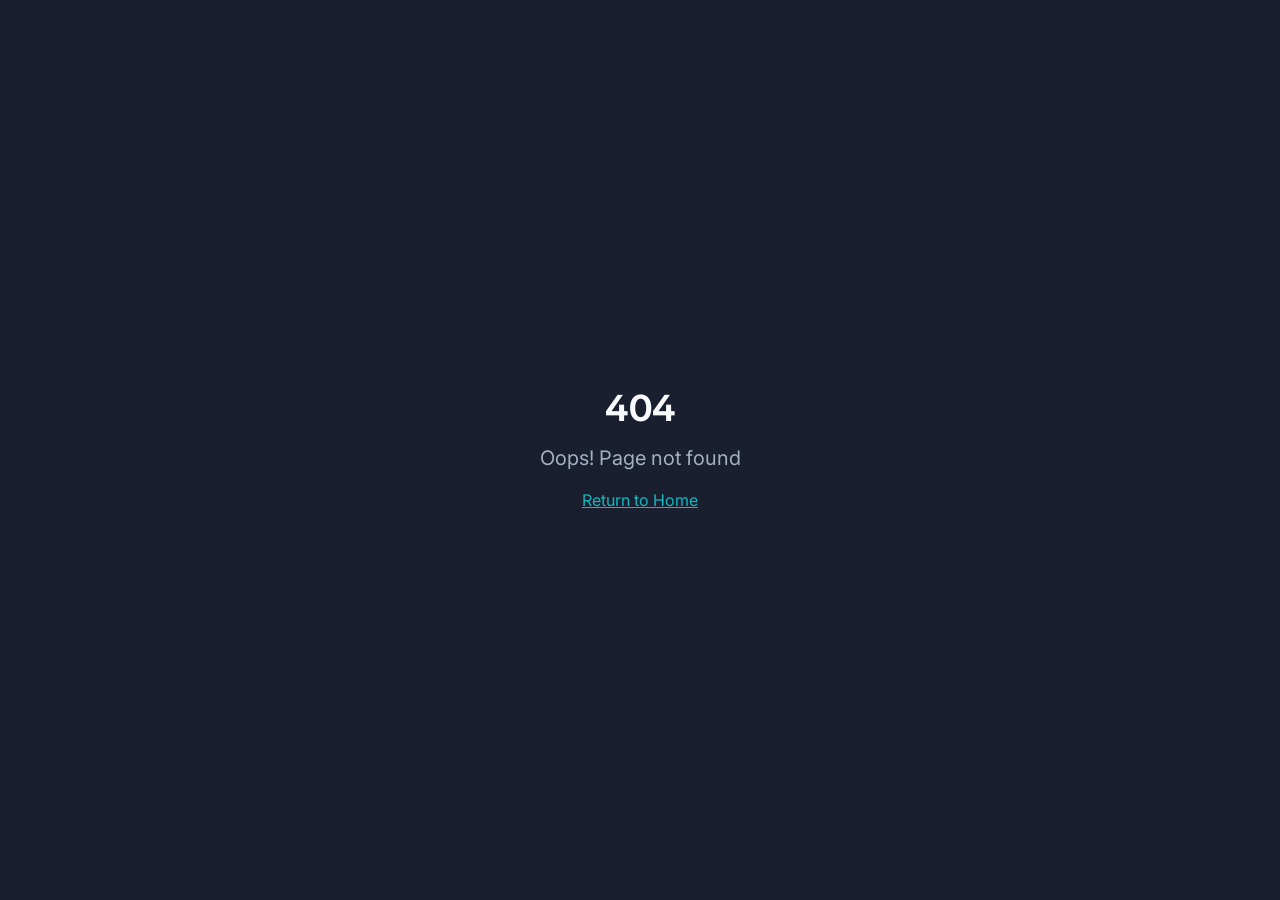
<file: index.html>
<!doctype html>
<html lang="en">
  <head>
    <meta charset="UTF-8" />
    <meta name="viewport" content="width=device-width, initial-scale=1.0" />
    <title>Wright AI Labs — AI Automation Built for the Trades</title>
    <meta name="description" content="Done-for-you AI automation for HVAC, plumbing, electrical &amp; welding/fabrication contractors. Stop losing jobs, get paid faster, grow.">
    <meta name="author" content="Wright AI Labs" />

    
    
    <meta property="og:type" content="website" />
    <meta property="og:image" content="https://wrightailabs.com/assets/logo-detailed.png">

    <meta name="twitter:card" content="summary_large_image" />
    <meta name="twitter:site" content="@wrightailabs" />
    <meta name="twitter:image" content="https://wrightailabs.com/assets/logo-detailed.png">

    <link rel="preconnect" href="https://fonts.googleapis.com" />
    <link rel="preconnect" href="https://fonts.gstatic.com" crossorigin />
    <link href="https://fonts.googleapis.com/css2?family=Space+Grotesk:wght@500;600;700&family=Inter:wght@400;500;600&display=swap" rel="stylesheet" />
    <meta property="og:title" content="Wright AI Labs — AI Automation Built for the Trades">
  <meta name="twitter:title" content="Wright AI Labs — AI Automation Built for the Trades">
  <meta property="og:description" content="Done-for-you AI automation for HVAC, plumbing, electrical &amp; welding/fabrication contractors. Stop losing jobs, get paid faster, grow.">
  <meta name="twitter:description" content="Done-for-you AI automation for HVAC, plumbing, electrical &amp; welding/fabrication contractors. Stop losing jobs, get paid faster, grow.">
  <link rel="icon" type="image/x-icon" href="/favicon.ico">
  <script type="module" crossorigin src="/assets/index-7cGLZjid.js"></script>
  <link rel="stylesheet" crossorigin href="/assets/index-a1Zt1FGX.css">
  
  </head>

  <body>
    <div id="root"></div>
</body>
</html>
</file>
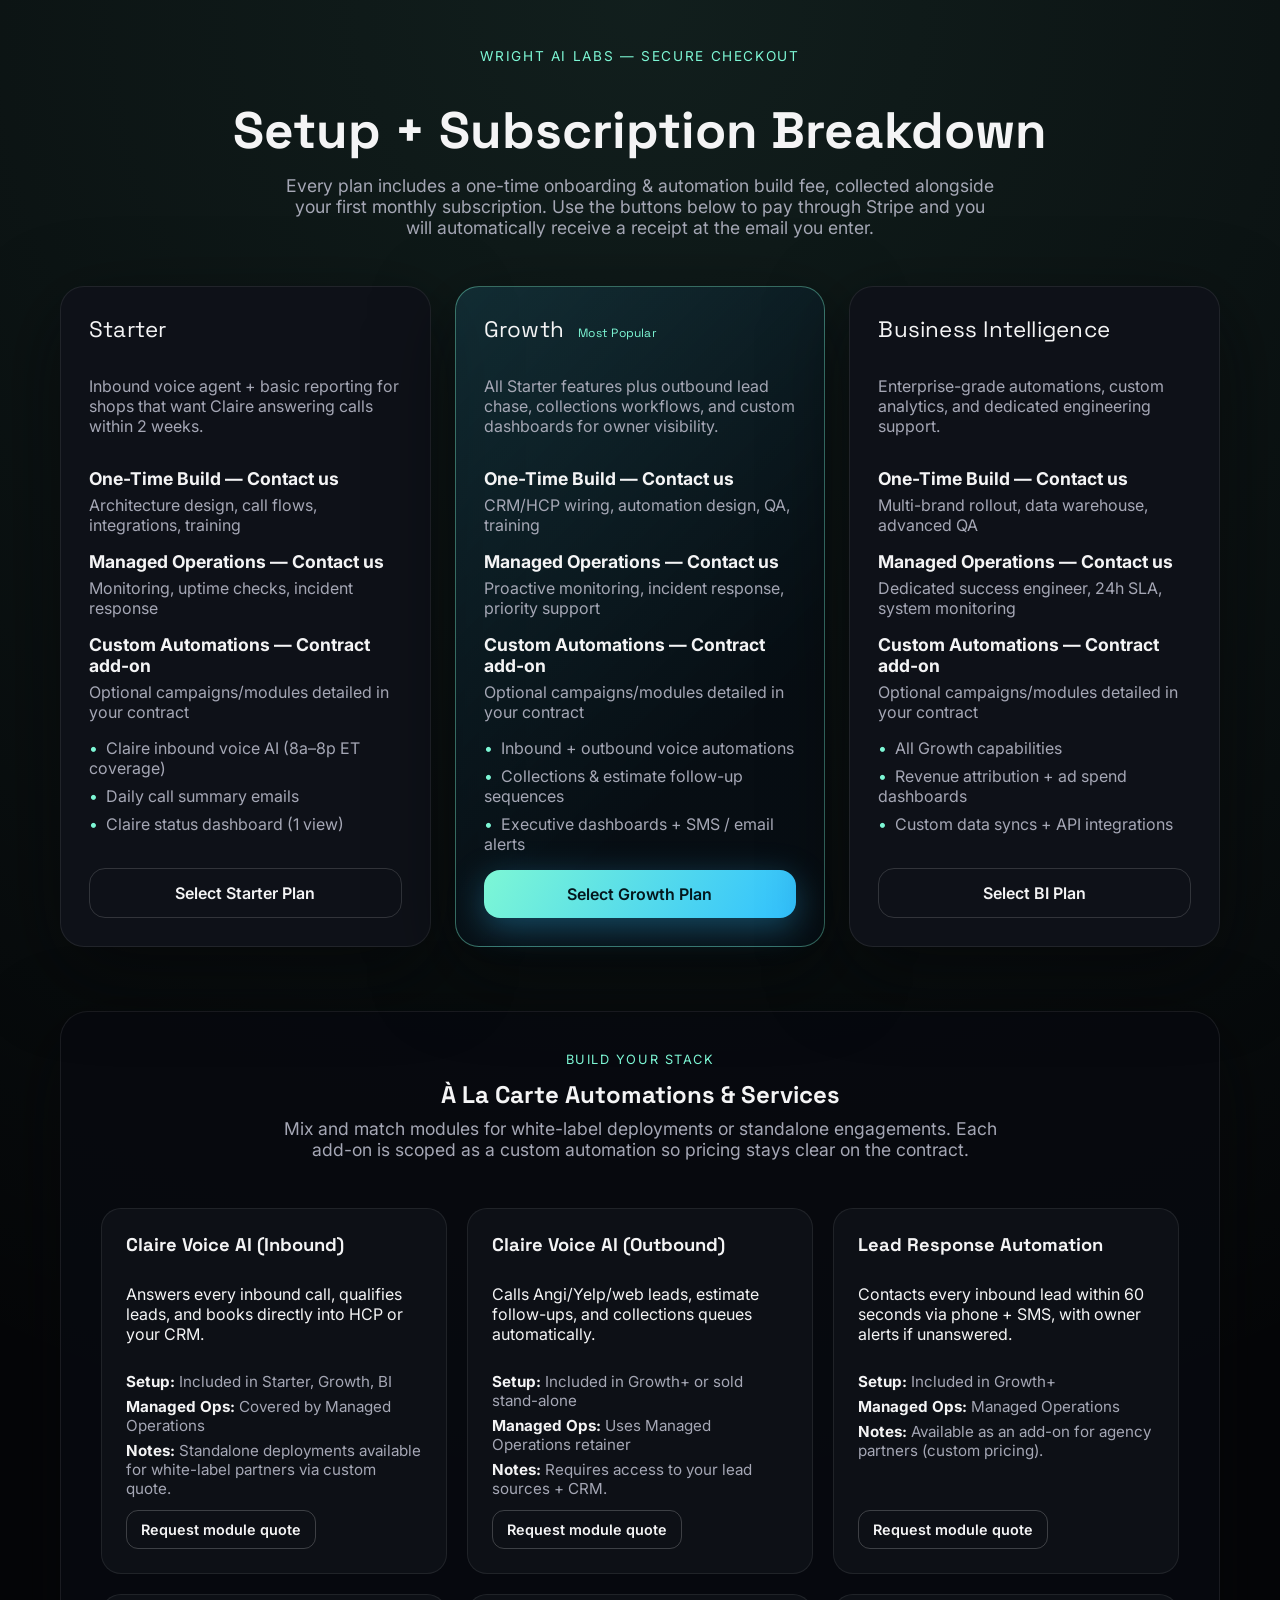
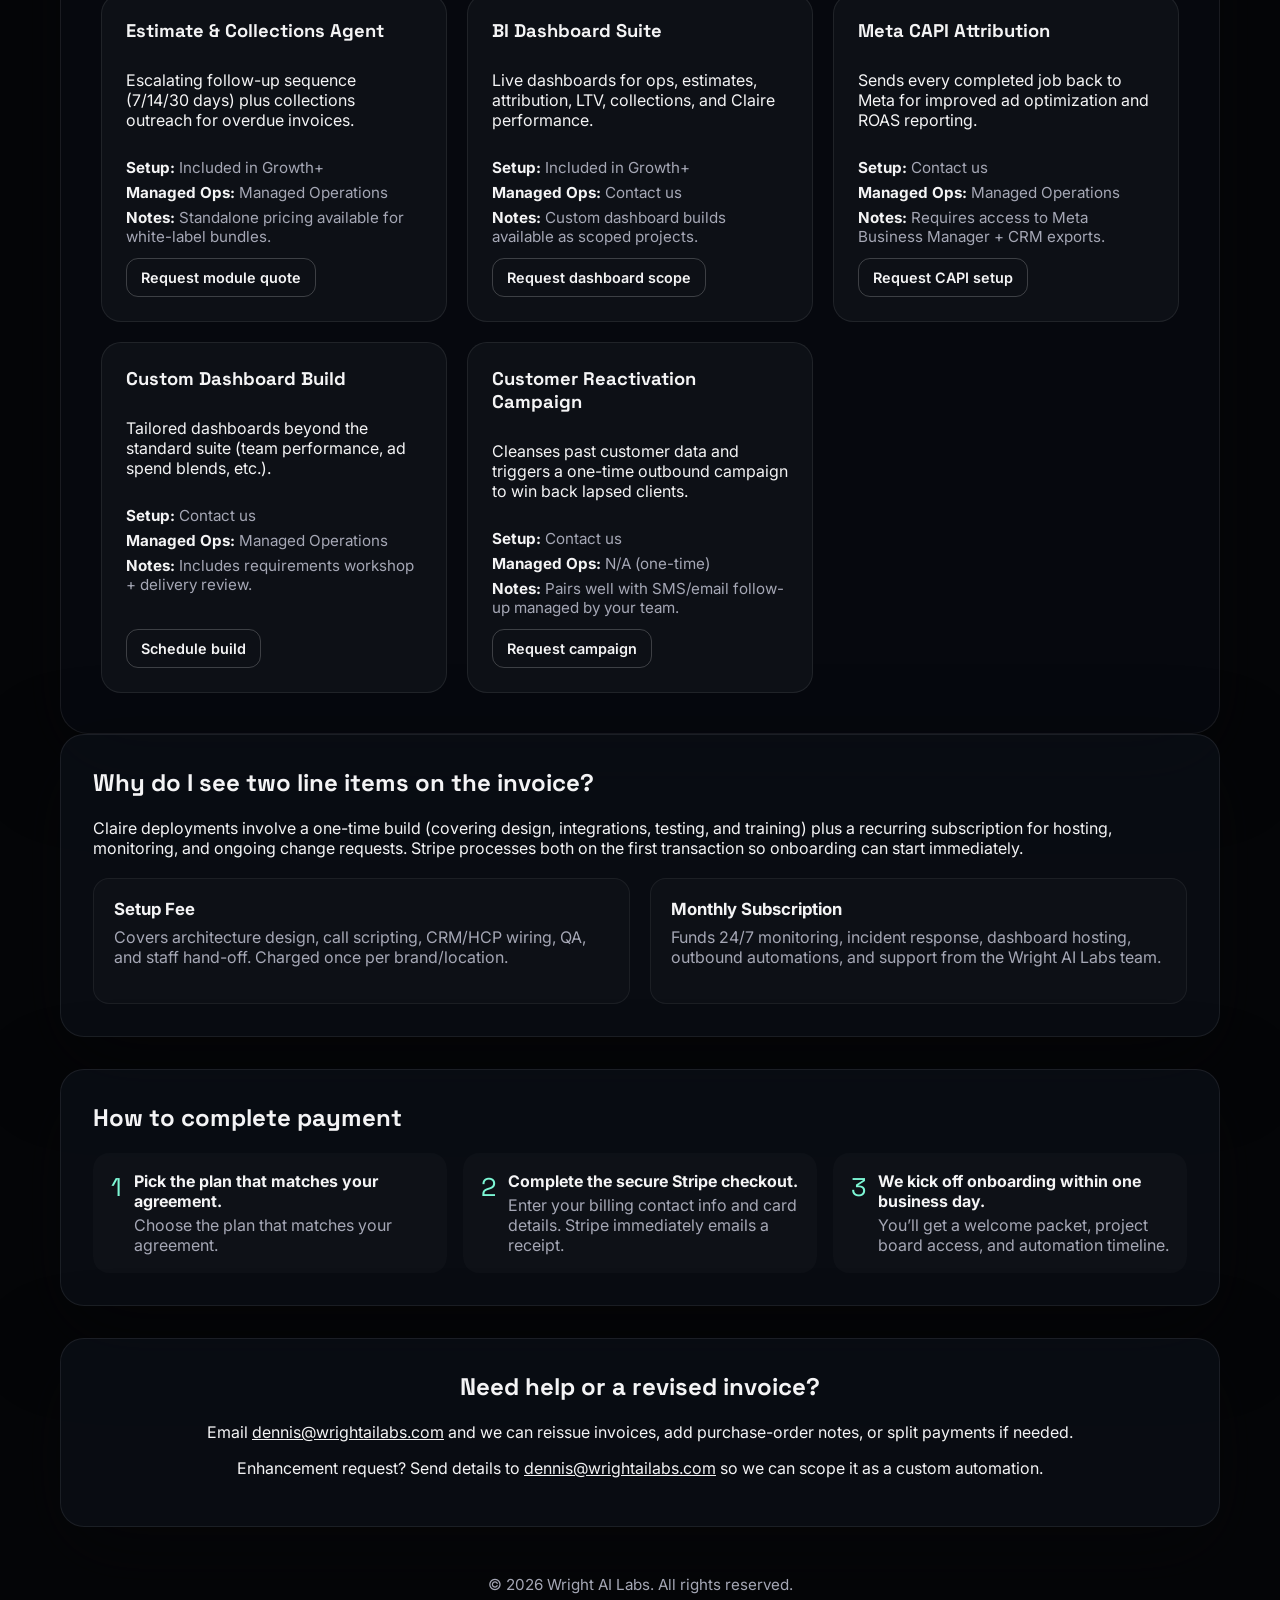
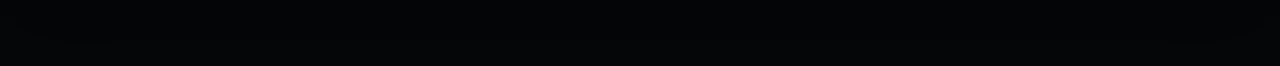
<file: payments/index.html>
<!doctype html>
<html lang="en">
  <head>
    <meta charset="UTF-8" />
    <meta name="viewport" content="width=device-width, initial-scale=1" />
    <title>Wright AI Labs — Payments & Plan Details</title>
    <meta name="description" content="Breakdown of Wright AI Labs setup fees and monthly subscriptions plus secure payment links." />
    <link rel="preconnect" href="https://fonts.googleapis.com" />
    <link rel="preconnect" href="https://fonts.gstatic.com" crossorigin />
    <link
      href="https://fonts.googleapis.com/css2?family=Space+Grotesk:wght@500;600;700&family=Inter:wght@400;500;600&display=swap"
      rel="stylesheet"
    />
    <style>
      :root {
        color-scheme: dark;
        --bg: #050608;
        --card: #0e1118;
        --card-border: rgba(255, 255, 255, 0.08);
        --text: #f4f4f5;
        --muted: #a5a7b5;
        --accent: #7df7d5;
        --accent-strong: #31c1ff;
        --featured: #12202c;
        --shadow: 0 25px 80px rgba(5, 6, 8, 0.55);
      }

      * {
        box-sizing: border-box;
      }

      body {
        margin: 0;
        background: radial-gradient(circle at top, rgba(125, 247, 213, 0.1), transparent 45%), var(--bg);
        color: var(--text);
        font-family: "Inter", system-ui, -apple-system, BlinkMacSystemFont, "Segoe UI", sans-serif;
      }

      a {
        color: inherit;
      }

      .page {
        max-width: 1200px;
        margin: 0 auto;
        padding: 48px 20px 72px;
      }

      header {
        text-align: center;
        margin-bottom: 48px;
      }

      header h1 {
        font-family: "Space Grotesk", "Inter", sans-serif;
        font-size: clamp(2.2rem, 4vw, 3.4rem);
        margin-bottom: 12px;
      }

      header p {
        margin: 0 auto;
        max-width: 720px;
        color: var(--muted);
        font-size: 1.1rem;
      }

      .plan-grid {
        display: grid;
        grid-template-columns: repeat(auto-fit, minmax(280px, 1fr));
        gap: 24px;
        margin-bottom: 48px;
      }

      .plan-card {
        background: var(--card);
        border: 1px solid var(--card-border);
        border-radius: 24px;
        padding: 28px;
        display: flex;
        flex-direction: column;
        gap: 16px;
        box-shadow: var(--shadow);
      }

      .plan-card.featured {
        border-color: rgba(125, 247, 213, 0.4);
        background: linear-gradient(135deg, rgba(49, 193, 255, 0.12), rgba(7, 14, 20, 0.9) 70%);
      }

      .plan-name {
        font-family: "Space Grotesk", "Inter", sans-serif;
        font-size: 1.4rem;
        letter-spacing: 0.01em;
      }

      .plan-desc {
        color: var(--muted);
        min-height: 48px;
      }

      .price-row {
        display: flex;
        flex-direction: column;
        gap: 6px;
      }

      .price-row strong {
        font-size: 1.1rem;
      }

      .price-row span {
        color: var(--muted);
      }

      ul.features {
        list-style: none;
        padding: 0;
        margin: 0;
        display: flex;
        flex-direction: column;
        gap: 8px;
        color: var(--muted);
      }

      ul.features li::before {
        content: "•";
        color: var(--accent);
        margin-right: 8px;
      }

      .plan-card a.cta {
        margin-top: auto;
        display: inline-flex;
        justify-content: center;
        align-items: center;
        gap: 8px;
        padding: 14px 18px;
        border-radius: 16px;
        font-weight: 600;
        text-decoration: none;
        transition: transform 0.2s ease, box-shadow 0.2s ease;
      }

      .plan-card.featured a.cta {
        background: linear-gradient(120deg, var(--accent), var(--accent-strong));
        color: #04171d;
        box-shadow: 0 10px 35px rgba(49, 193, 255, 0.35);
      }

      .plan-card:not(.featured) a.cta {
        border: 1px solid rgba(255, 255, 255, 0.15);
        color: var(--text);
      }

      .plan-card a.cta:hover {
        transform: translateY(-2px);
      }

      .modules {
        margin-top: 64px;
        border: 1px solid var(--card-border);
        border-radius: 28px;
        padding: 40px;
        background: rgba(8, 10, 16, 0.85);
        box-shadow: var(--shadow);
      }

      .modules-header h2 {
        margin: 8px 0;
        font-family: "Space Grotesk", "Inter", sans-serif;
      }

      .modules-grid {
        margin-top: 32px;
        display: grid;
        grid-template-columns: repeat(auto-fit, minmax(260px, 1fr));
        gap: 20px;
      }

      .module-card {
        border-radius: 20px;
        border: 1px solid rgba(255, 255, 255, 0.08);
        background: rgba(14, 17, 24, 0.95);
        padding: 24px;
        display: flex;
        flex-direction: column;
        gap: 12px;
      }

      .module-card h3 {
        margin: 0;
        font-size: 1.15rem;
        font-family: "Space Grotesk", "Inter", sans-serif;
      }

      .module-meta {
        display: flex;
        flex-direction: column;
        gap: 6px;
        font-size: 0.95rem;
        color: var(--muted);
      }

      .module-meta span strong {
        color: var(--text);
      }

      .module-card a.module-link {
        margin-top: auto;
        align-self: flex-start;
        padding: 10px 14px;
        border-radius: 12px;
        font-size: 0.9rem;
        font-weight: 600;
        border: 1px solid rgba(255, 255, 255, 0.2);
        color: var(--text);
        text-decoration: none;
        transition: transform 0.2s ease;
      }

      .module-card a.module-link:hover {
        transform: translateY(-2px);
      }

      section.info-block {
        border: 1px solid var(--card-border);
        border-radius: 24px;
        padding: 32px;
        background: rgba(10, 14, 22, 0.8);
        box-shadow: var(--shadow);
        margin-bottom: 32px;
      }

      section.info-block h2 {
        margin-top: 0;
        font-family: "Space Grotesk", "Inter", sans-serif;
      }

      .charges {
        display: grid;
        grid-template-columns: repeat(auto-fit, minmax(240px, 1fr));
        gap: 20px;
        margin-top: 20px;
      }

      .charge-card {
        background: rgba(255, 255, 255, 0.02);
        border-radius: 16px;
        padding: 20px;
        border: 1px solid rgba(255, 255, 255, 0.06);
      }

      .charge-card strong {
        font-size: 1.05rem;
      }

      .steps {
        display: grid;
        grid-template-columns: repeat(auto-fit, minmax(220px, 1fr));
        gap: 16px;
        margin-top: 20px;
      }

      .step {
        background: rgba(255, 255, 255, 0.02);
        border-radius: 16px;
        padding: 18px;
        display: flex;
        gap: 12px;
        align-items: flex-start;
      }

      .step strong {
        font-size: 1rem;
      }

      footer {
        text-align: center;
        color: var(--muted);
        margin-top: 48px;
        font-size: 0.95rem;
      }

      footer a {
        color: var(--accent);
        text-decoration: none;
        font-weight: 600;
      }

      @media (max-width: 640px) {
        .plan-card {
          padding: 22px;
        }
        section.info-block {
          padding: 24px;
        }
      }
    </style>
  </head>
  <body>
    <div class="page">
      <header>
        <p class="eyebrow" style="color: var(--accent); letter-spacing: 0.12em; font-size: 0.85rem; text-transform: uppercase; margin-bottom: 12px;">
          Wright AI Labs — Secure Checkout
        </p>
        <h1>Setup + Subscription Breakdown</h1>
        <p>
          Every plan includes a one-time onboarding & automation build fee, collected alongside your first monthly subscription.
          Use the buttons below to pay through Stripe and you will automatically receive a receipt at the email you enter.
        </p>
      </header>

      <section class="plan-grid" data-plan-grid></section>

      <section class="modules" id="modules">
        <header class="modules-header">
          <p class="eyebrow" style="color: var(--accent); letter-spacing: 0.12em; font-size: 0.8rem; text-transform: uppercase; margin-bottom: 12px;">Build Your Stack</p>
          <h2>À La Carte Automations & Services</h2>
          <p>Mix and match modules for white-label deployments or standalone engagements. Each add-on is scoped as a custom automation so pricing stays clear on the contract.</p>
        </header>
        <div class="modules-grid" data-modules-grid></div>
      </section>

      <section class="info-block">
        <h2>Why do I see two line items on the invoice?</h2>
        <p>
          Claire deployments involve a one-time build (covering design, integrations, testing, and training) plus a recurring subscription for
          hosting, monitoring, and ongoing change requests. Stripe processes both on the first transaction so onboarding can start immediately.
        </p>
        <div class="charges">
          <div class="charge-card">
            <strong>Setup Fee</strong>
            <p class="plan-desc" style="min-height:auto; margin-top:8px;">
              Covers architecture design, call scripting, CRM/HCP wiring, QA, and staff hand-off. Charged once per brand/location.
            </p>
          </div>
          <div class="charge-card">
            <strong>Monthly Subscription</strong>
            <p class="plan-desc" style="min-height:auto; margin-top:8px;">
              Funds 24/7 monitoring, incident response, dashboard hosting, outbound automations, and support from the Wright AI Labs team.
            </p>
          </div>
        </div>
      </section>

      <section class="info-block">
        <h2>How to complete payment</h2>
        <div class="steps">
          <div class="step">
            <span aria-hidden="true" style="font-family: 'Space Grotesk', sans-serif; color: var(--accent); font-size: 1.6rem;">1</span>
            <div>
              <strong>Pick the plan that matches your agreement.</strong>
              <p style="color: var(--muted); margin: 4px 0 0;">Choose the plan that matches your agreement.</p>
            </div>
          </div>
          <div class="step">
            <span aria-hidden="true" style="font-family: 'Space Grotesk', sans-serif; color: var(--accent); font-size: 1.6rem;">2</span>
            <div>
              <strong>Complete the secure Stripe checkout.</strong>
              <p style="color: var(--muted); margin: 4px 0 0;">Enter your billing contact info and card details. Stripe immediately emails a receipt.</p>
            </div>
          </div>
          <div class="step">
            <span aria-hidden="true" style="font-family: 'Space Grotesk', sans-serif; color: var(--accent); font-size: 1.6rem;">3</span>
            <div>
              <strong>We kick off onboarding within one business day.</strong>
              <p style="color: var(--muted); margin: 4px 0 0;">You’ll get a welcome packet, project board access, and automation timeline.</p>
            </div>
          </div>
        </div>
      </section>

      <section class="info-block" style="text-align: center;">
        <h2>Need help or a revised invoice?</h2>
        <p>
          Email <a href="mailto:dennis@wrightailabs.com">dennis@wrightailabs.com</a> and we can reissue invoices, add purchase-order notes, or split
          payments if needed.
        </p>
        <p>
          Enhancement request? Send details to
          <a href="mailto:dennis@wrightailabs.com?subject=Enhancement%20Request">dennis@wrightailabs.com</a> so we can scope it as a custom automation.
        </p>
      </section>

      <footer>
        © <span id="year"></span> Wright AI Labs. All rights reserved.
      </footer>
    </div>
    <script>
      const planData = [
        {
          name: "Starter",
          description: "Inbound voice agent + basic reporting for shops that want Claire answering calls within 2 weeks.",
          badge: null,
          featured: false,
          setup: {
            title: "One-Time Build",
            value: "Contact us",
            notes: "Architecture design, call flows, integrations, training",
          },
          maintenance: {
            title: "Managed Operations",
            value: "Contact us",
            notes: "Monitoring, uptime checks, incident response",
          },
          custom: {
            title: "Custom Automations",
            value: "Contract add-on",
            notes: "Optional campaigns/modules detailed in your contract",
          },
          features: [
            "Claire inbound voice AI (8a–8p ET coverage)",
            "Daily call summary emails",
            "Claire status dashboard (1 view)",
          ],
          cta: {
            text: "Select Starter Plan",
            href: "https://buy.stripe.com/4gM14madyaGXeUDfNvbo403",
          },
        },
        {
          name: "Growth",
          description:
            "All Starter features plus outbound lead chase, collections workflows, and custom dashboards for owner visibility.",
          badge: "Most Popular",
          featured: true,
          setup: {
            title: "One-Time Build",
            value: "Contact us",
            notes: "CRM/HCP wiring, automation design, QA, training",
          },
          maintenance: {
            title: "Managed Operations",
            value: "Contact us",
            notes: "Proactive monitoring, incident response, priority support",
          },
          custom: {
            title: "Custom Automations",
            value: "Contract add-on",
            notes: "Optional campaigns/modules detailed in your contract",
          },
          features: [
            "Inbound + outbound voice automations",
            "Collections & estimate follow-up sequences",
            "Executive dashboards + SMS / email alerts",
          ],
          cta: {
            text: "Select Growth Plan",
            href: "https://buy.stripe.com/cNicN42L616nh2L44Nbo404",
          },
        },
        {
          name: "Business Intelligence",
          description: "Enterprise-grade automations, custom analytics, and dedicated engineering support.",
          badge: null,
          featured: false,
          setup: {
            title: "One-Time Build",
            value: "Contact us",
            notes: "Multi-brand rollout, data warehouse, advanced QA",
          },
          maintenance: {
            title: "Managed Operations",
            value: "Contact us",
            notes: "Dedicated success engineer, 24h SLA, system monitoring",
          },
          custom: {
            title: "Custom Automations",
            value: "Contract add-on",
            notes: "Optional campaigns/modules detailed in your contract",
          },
          features: [
            "All Growth capabilities",
            "Revenue attribution + ad spend dashboards",
            "Custom data syncs + API integrations",
          ],
          cta: {
            text: "Select BI Plan",
            href: "https://buy.stripe.com/eVq7sKfxS02j9Aj8l3bo405",
          },
        },
      ];

      const modulesData = [
        {
          name: "Claire Voice AI (Inbound)",
          summary: "Answers every inbound call, qualifies leads, and books directly into HCP or your CRM.",
          setup: "Included in Starter, Growth, BI",
          maintenance: "Covered by Managed Operations",
          availability: "Standalone deployments available for white-label partners via custom quote.",
          linkText: "Request module quote",
          linkHref: "mailto:dennis@wrightailabs.com?subject=Module%20Request%20-%20Claire%20Voice%20AI%20(Inbound)",
        },
        {
          name: "Claire Voice AI (Outbound)",
          summary: "Calls Angi/Yelp/web leads, estimate follow-ups, and collections queues automatically.",
          setup: "Included in Growth+ or sold stand-alone",
          maintenance: "Uses Managed Operations retainer",
          availability: "Requires access to your lead sources + CRM.",
          linkText: "Request module quote",
          linkHref: "mailto:dennis@wrightailabs.com?subject=Module%20Request%20-%20Claire%20Voice%20AI%20(Outbound)",
        },
        {
          name: "Lead Response Automation",
          summary: "Contacts every inbound lead within 60 seconds via phone + SMS, with owner alerts if unanswered.",
          setup: "Included in Growth+",
          maintenance: "Managed Operations",
          availability: "Available as an add-on for agency partners (custom pricing).",
          linkText: "Request module quote",
          linkHref: "mailto:dennis@wrightailabs.com?subject=Module%20Request%20-%20Lead%20Response%20Automation",
        },
        {
          name: "Estimate & Collections Agent",
          summary: "Escalating follow-up sequence (7/14/30 days) plus collections outreach for overdue invoices.",
          setup: "Included in Growth+",
          maintenance: "Managed Operations",
          availability: "Standalone pricing available for white-label bundles.",
          linkText: "Request module quote",
          linkHref: "mailto:dennis@wrightailabs.com?subject=Module%20Request%20-%20Estimate%20%26%20Collections",
        },
        {
          name: "BI Dashboard Suite",
          summary: "Live dashboards for ops, estimates, attribution, LTV, collections, and Claire performance.",
          setup: "Included in Growth+",
          maintenance: "Contact us",
          availability: "Custom dashboard builds available as scoped projects.",
          linkText: "Request dashboard scope",
          linkHref: "mailto:dennis@wrightailabs.com?subject=Module%20Request%20-%20BI%20Dashboards",
        },
        {
          name: "Meta CAPI Attribution",
          summary: "Sends every completed job back to Meta for improved ad optimization and ROAS reporting.",
          setup: "Contact us",
          maintenance: "Managed Operations",
          availability: "Requires access to Meta Business Manager + CRM exports.",
          linkText: "Request CAPI setup",
          linkHref: "mailto:dennis@wrightailabs.com?subject=Module%20Request%20-%20Meta%20CAPI",
        },
        {
          name: "Custom Dashboard Build",
          summary: "Tailored dashboards beyond the standard suite (team performance, ad spend blends, etc.).",
          setup: "Contact us",
          maintenance: "Managed Operations",
          availability: "Includes requirements workshop + delivery review.",
          linkText: "Schedule build",
          linkHref: "mailto:dennis@wrightailabs.com?subject=Module%20Request%20-%20Custom%20Dashboard",
        },
        {
          name: "Customer Reactivation Campaign",
          summary: "Cleanses past customer data and triggers a one-time outbound campaign to win back lapsed clients.",
          setup: "Contact us",
          maintenance: "N/A (one-time)",
          availability: "Pairs well with SMS/email follow-up managed by your team.",
          linkText: "Request campaign",
          linkHref: "mailto:dennis@wrightailabs.com?subject=Module%20Request%20-%20Reactivation%20Campaign",
        },
      ];

      const planGridEl = document.querySelector('[data-plan-grid]');
      const modulesGridEl = document.querySelector('[data-modules-grid]');

      const buildPriceRow = (item) => `
        <div class="price-row">
          <strong>${item.title} — ${item.value}</strong>
          <span>${item.notes}</span>
        </div>
      `;

      const buildFeatureList = (features) => `
        <ul class="features">
          ${features.map((feature) => `<li>${feature}</li>`).join("")}
        </ul>
      `;

      if (planGridEl) {
        planGridEl.innerHTML = planData
          .map((plan) => `
            <article class="plan-card${plan.featured ? " featured" : ""}">
              <div class="plan-name">
                ${plan.name}
                ${plan.badge ? `<span style="font-size:0.75rem; color: var(--accent); margin-left:8px;">${plan.badge}</span>` : ""}
              </div>
              <p class="plan-desc">${plan.description}</p>
              ${buildPriceRow(plan.setup)}
              ${buildPriceRow(plan.maintenance)}
              ${buildPriceRow(plan.custom)}
              ${buildFeatureList(plan.features)}
              <a class="cta" href="${plan.cta.href}" target="_blank" rel="noopener">${plan.cta.text}</a>
            </article>
          `)
          .join("");
      }

      if (modulesGridEl) {
        modulesGridEl.innerHTML = modulesData
          .map((module) => `
            <article class="module-card">
              <h3>${module.name}</h3>
              <p class="module-summary">${module.summary}</p>
              <div class="module-meta">
                <span><strong>Setup:</strong> ${module.setup}</span>
                <span><strong>Managed Ops:</strong> ${module.maintenance}</span>
                <span><strong>Notes:</strong> ${module.availability}</span>
              </div>
              <a class="module-link" href="${module.linkHref}">${module.linkText}</a>
            </article>
          `)
          .join("");
      }

      const yearEl = document.getElementById("year");
      if (yearEl) {
        yearEl.textContent = new Date().getFullYear();
      }
    </script>
  </body>
</html>
</file>
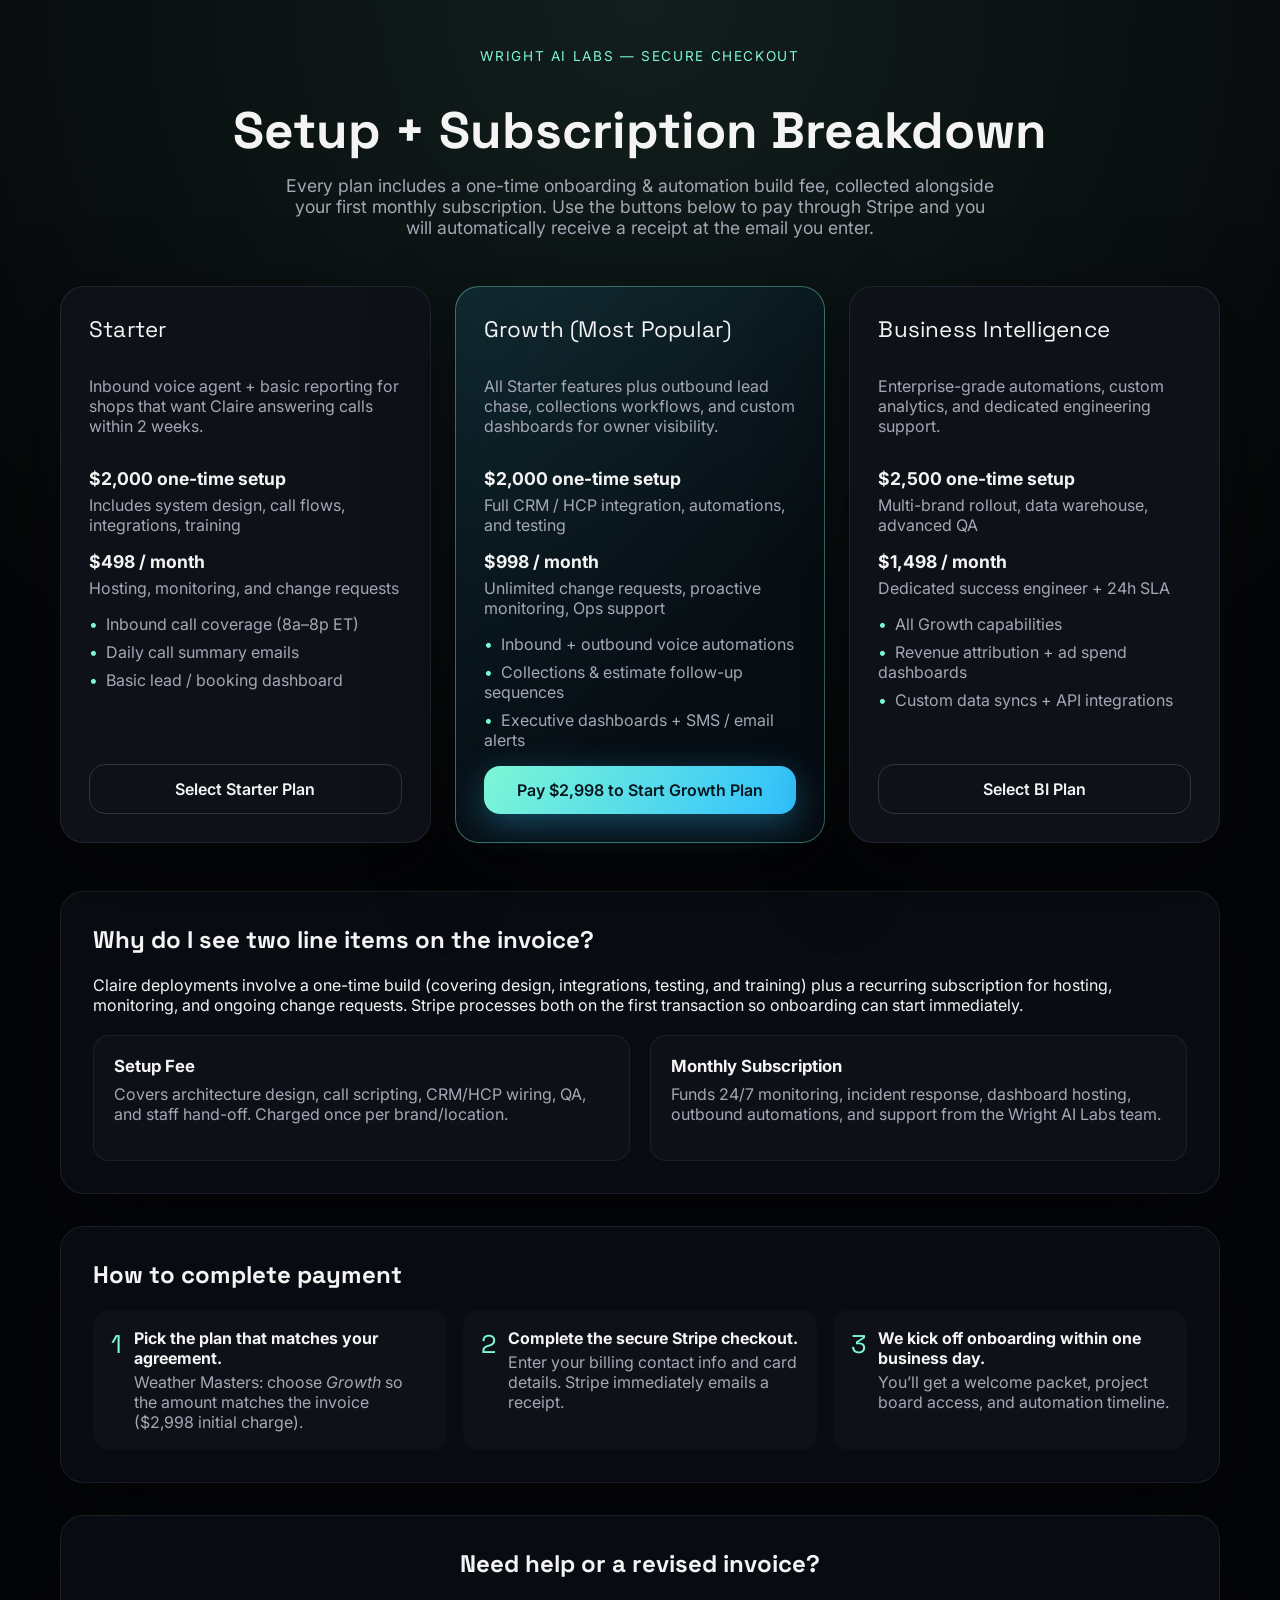
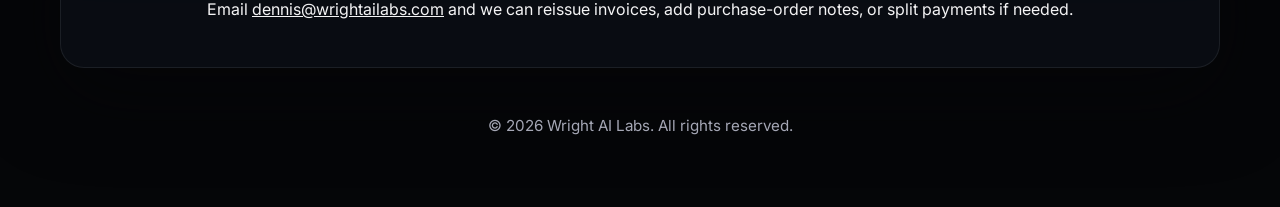
<file: payments.html>
<!doctype html>
<html lang="en">
  <head>
    <meta charset="UTF-8" />
    <meta name="viewport" content="width=device-width, initial-scale=1" />
    <title>Wright AI Labs — Payments & Plan Details</title>
    <meta name="description" content="Breakdown of Wright AI Labs setup fees and monthly subscriptions plus secure payment links." />
    <link rel="preconnect" href="https://fonts.googleapis.com" />
    <link rel="preconnect" href="https://fonts.gstatic.com" crossorigin />
    <link
      href="https://fonts.googleapis.com/css2?family=Space+Grotesk:wght@500;600;700&family=Inter:wght@400;500;600&display=swap"
      rel="stylesheet"
    />
    <style>
      :root {
        color-scheme: dark;
        --bg: #050608;
        --card: #0e1118;
        --card-border: rgba(255, 255, 255, 0.08);
        --text: #f4f4f5;
        --muted: #a5a7b5;
        --accent: #7df7d5;
        --accent-strong: #31c1ff;
        --featured: #12202c;
        --shadow: 0 25px 80px rgba(5, 6, 8, 0.55);
      }

      * {
        box-sizing: border-box;
      }

      body {
        margin: 0;
        background: radial-gradient(circle at top, rgba(125, 247, 213, 0.1), transparent 45%), var(--bg);
        color: var(--text);
        font-family: "Inter", system-ui, -apple-system, BlinkMacSystemFont, "Segoe UI", sans-serif;
      }

      a {
        color: inherit;
      }

      .page {
        max-width: 1200px;
        margin: 0 auto;
        padding: 48px 20px 72px;
      }

      header {
        text-align: center;
        margin-bottom: 48px;
      }

      header h1 {
        font-family: "Space Grotesk", "Inter", sans-serif;
        font-size: clamp(2.2rem, 4vw, 3.4rem);
        margin-bottom: 12px;
      }

      header p {
        margin: 0 auto;
        max-width: 720px;
        color: var(--muted);
        font-size: 1.1rem;
      }

      .plan-grid {
        display: grid;
        grid-template-columns: repeat(auto-fit, minmax(280px, 1fr));
        gap: 24px;
        margin-bottom: 48px;
      }

      .plan-card {
        background: var(--card);
        border: 1px solid var(--card-border);
        border-radius: 24px;
        padding: 28px;
        display: flex;
        flex-direction: column;
        gap: 16px;
        box-shadow: var(--shadow);
      }

      .plan-card.featured {
        border-color: rgba(125, 247, 213, 0.4);
        background: linear-gradient(135deg, rgba(49, 193, 255, 0.12), rgba(7, 14, 20, 0.9) 70%);
      }

      .plan-name {
        font-family: "Space Grotesk", "Inter", sans-serif;
        font-size: 1.4rem;
        letter-spacing: 0.01em;
      }

      .plan-desc {
        color: var(--muted);
        min-height: 48px;
      }

      .price-row {
        display: flex;
        flex-direction: column;
        gap: 6px;
      }

      .price-row strong {
        font-size: 1.1rem;
      }

      .price-row span {
        color: var(--muted);
      }

      ul.features {
        list-style: none;
        padding: 0;
        margin: 0;
        display: flex;
        flex-direction: column;
        gap: 8px;
        color: var(--muted);
      }

      ul.features li::before {
        content: "•";
        color: var(--accent);
        margin-right: 8px;
      }

      .plan-card a.cta {
        margin-top: auto;
        display: inline-flex;
        justify-content: center;
        align-items: center;
        gap: 8px;
        padding: 14px 18px;
        border-radius: 16px;
        font-weight: 600;
        text-decoration: none;
        transition: transform 0.2s ease, box-shadow 0.2s ease;
      }

      .plan-card.featured a.cta {
        background: linear-gradient(120deg, var(--accent), var(--accent-strong));
        color: #04171d;
        box-shadow: 0 10px 35px rgba(49, 193, 255, 0.35);
      }

      .plan-card:not(.featured) a.cta {
        border: 1px solid rgba(255, 255, 255, 0.15);
        color: var(--text);
      }

      .plan-card a.cta:hover {
        transform: translateY(-2px);
      }

      section.info-block {
        border: 1px solid var(--card-border);
        border-radius: 24px;
        padding: 32px;
        background: rgba(10, 14, 22, 0.8);
        box-shadow: var(--shadow);
        margin-bottom: 32px;
      }

      section.info-block h2 {
        margin-top: 0;
        font-family: "Space Grotesk", "Inter", sans-serif;
      }

      .charges {
        display: grid;
        grid-template-columns: repeat(auto-fit, minmax(240px, 1fr));
        gap: 20px;
        margin-top: 20px;
      }

      .charge-card {
        background: rgba(255, 255, 255, 0.02);
        border-radius: 16px;
        padding: 20px;
        border: 1px solid rgba(255, 255, 255, 0.06);
      }

      .charge-card strong {
        font-size: 1.05rem;
      }

      .steps {
        display: grid;
        grid-template-columns: repeat(auto-fit, minmax(220px, 1fr));
        gap: 16px;
        margin-top: 20px;
      }

      .step {
        background: rgba(255, 255, 255, 0.02);
        border-radius: 16px;
        padding: 18px;
        display: flex;
        gap: 12px;
        align-items: flex-start;
      }

      .step strong {
        font-size: 1rem;
      }

      footer {
        text-align: center;
        color: var(--muted);
        margin-top: 48px;
        font-size: 0.95rem;
      }

      footer a {
        color: var(--accent);
        text-decoration: none;
        font-weight: 600;
      }

      @media (max-width: 640px) {
        .plan-card {
          padding: 22px;
        }
        section.info-block {
          padding: 24px;
        }
      }
    </style>
  </head>
  <body>
    <div class="page">
      <header>
        <p class="eyebrow" style="color: var(--accent); letter-spacing: 0.12em; font-size: 0.85rem; text-transform: uppercase; margin-bottom: 12px;">
          Wright AI Labs — Secure Checkout
        </p>
        <h1>Setup + Subscription Breakdown</h1>
        <p>
          Every plan includes a one-time onboarding & automation build fee, collected alongside your first monthly subscription.
          Use the buttons below to pay through Stripe and you will automatically receive a receipt at the email you enter.
        </p>
      </header>

      <section class="plan-grid">
        <article class="plan-card">
          <div class="plan-name">Starter</div>
          <p class="plan-desc">Inbound voice agent + basic reporting for shops that want Claire answering calls within 2 weeks.</p>
          <div class="price-row">
            <strong>$2,000 one-time setup</strong>
            <span>Includes system design, call flows, integrations, training</span>
          </div>
          <div class="price-row">
            <strong>$498 / month</strong>
            <span>Hosting, monitoring, and change requests</span>
          </div>
          <ul class="features">
            <li>Inbound call coverage (8a–8p ET)</li>
            <li>Daily call summary emails</li>
            <li>Basic lead / booking dashboard</li>
          </ul>
          <a class="cta" href="https://buy.stripe.com/4gM14madyaGXeUDfNvbo403" target="_blank" rel="noopener">
            Select Starter Plan
          </a>
        </article>

        <article class="plan-card featured">
          <div class="plan-name">Growth (Most Popular)</div>
          <p class="plan-desc">
            All Starter features plus outbound lead chase, collections workflows, and custom dashboards for owner visibility.
          </p>
          <div class="price-row">
            <strong>$2,000 one-time setup</strong>
            <span>Full CRM / HCP integration, automations, and testing</span>
          </div>
          <div class="price-row">
            <strong>$998 / month</strong>
            <span>Unlimited change requests, proactive monitoring, Ops support</span>
          </div>
          <ul class="features">
            <li>Inbound + outbound voice automations</li>
            <li>Collections & estimate follow-up sequences</li>
            <li>Executive dashboards + SMS / email alerts</li>
          </ul>
          <a class="cta" href="https://buy.stripe.com/cNicN42L616nh2L44Nbo404" target="_blank" rel="noopener">
            Pay $2,998 to Start Growth Plan
          </a>
        </article>

        <article class="plan-card">
          <div class="plan-name">Business Intelligence</div>
          <p class="plan-desc">Enterprise-grade automations, custom analytics, and dedicated engineering support.</p>
          <div class="price-row">
            <strong>$2,500 one-time setup</strong>
            <span>Multi-brand rollout, data warehouse, advanced QA</span>
          </div>
          <div class="price-row">
            <strong>$1,498 / month</strong>
            <span>Dedicated success engineer + 24h SLA</span>
          </div>
          <ul class="features">
            <li>All Growth capabilities</li>
            <li>Revenue attribution + ad spend dashboards</li>
            <li>Custom data syncs + API integrations</li>
          </ul>
          <a class="cta" href="https://buy.stripe.com/eVq7sKfxS02j9Aj8l3bo405" target="_blank" rel="noopener">
            Select BI Plan
          </a>
        </article>
      </section>

      <section class="info-block">
        <h2>Why do I see two line items on the invoice?</h2>
        <p>
          Claire deployments involve a one-time build (covering design, integrations, testing, and training) plus a recurring subscription for
          hosting, monitoring, and ongoing change requests. Stripe processes both on the first transaction so onboarding can start immediately.
        </p>
        <div class="charges">
          <div class="charge-card">
            <strong>Setup Fee</strong>
            <p class="plan-desc" style="min-height:auto; margin-top:8px;">
              Covers architecture design, call scripting, CRM/HCP wiring, QA, and staff hand-off. Charged once per brand/location.
            </p>
          </div>
          <div class="charge-card">
            <strong>Monthly Subscription</strong>
            <p class="plan-desc" style="min-height:auto; margin-top:8px;">
              Funds 24/7 monitoring, incident response, dashboard hosting, outbound automations, and support from the Wright AI Labs team.
            </p>
          </div>
        </div>
      </section>

      <section class="info-block">
        <h2>How to complete payment</h2>
        <div class="steps">
          <div class="step">
            <span aria-hidden="true" style="font-family: 'Space Grotesk', sans-serif; color: var(--accent); font-size: 1.6rem;">1</span>
            <div>
              <strong>Pick the plan that matches your agreement.</strong>
              <p style="color: var(--muted); margin: 4px 0 0;">Weather Masters: choose <em>Growth</em> so the amount matches the invoice ($2,998 initial charge).</p>
            </div>
          </div>
          <div class="step">
            <span aria-hidden="true" style="font-family: 'Space Grotesk', sans-serif; color: var(--accent); font-size: 1.6rem;">2</span>
            <div>
              <strong>Complete the secure Stripe checkout.</strong>
              <p style="color: var(--muted); margin: 4px 0 0;">Enter your billing contact info and card details. Stripe immediately emails a receipt.</p>
            </div>
          </div>
          <div class="step">
            <span aria-hidden="true" style="font-family: 'Space Grotesk', sans-serif; color: var(--accent); font-size: 1.6rem;">3</span>
            <div>
              <strong>We kick off onboarding within one business day.</strong>
              <p style="color: var(--muted); margin: 4px 0 0;">You’ll get a welcome packet, project board access, and automation timeline.</p>
            </div>
          </div>
        </div>
      </section>

      <section class="info-block" style="text-align: center;">
        <h2>Need help or a revised invoice?</h2>
        <p>
          Email <a href="mailto:dennis@wrightailabs.com">dennis@wrightailabs.com</a> and we can reissue invoices, add purchase-order notes, or split
          payments if needed.
        </p>
      </section>

      <footer>
        © <span id="year"></span> Wright AI Labs. All rights reserved.
      </footer>
    </div>
    <script>
      document.getElementById("year").textContent = new Date().getFullYear();
    </script>
  </body>
</html>
</file>
<file: assets/index-a1Zt1FGX.css>
*,:before,:after{--tw-border-spacing-x: 0;--tw-border-spacing-y: 0;--tw-translate-x: 0;--tw-translate-y: 0;--tw-rotate: 0;--tw-skew-x: 0;--tw-skew-y: 0;--tw-scale-x: 1;--tw-scale-y: 1;--tw-pan-x: ;--tw-pan-y: ;--tw-pinch-zoom: ;--tw-scroll-snap-strictness: proximity;--tw-gradient-from-position: ;--tw-gradient-via-position: ;--tw-gradient-to-position: ;--tw-ordinal: ;--tw-slashed-zero: ;--tw-numeric-figure: ;--tw-numeric-spacing: ;--tw-numeric-fraction: ;--tw-ring-inset: ;--tw-ring-offset-width: 0px;--tw-ring-offset-color: #fff;--tw-ring-color: rgb(59 130 246 / .5);--tw-ring-offset-shadow: 0 0 #0000;--tw-ring-shadow: 0 0 #0000;--tw-shadow: 0 0 #0000;--tw-shadow-colored: 0 0 #0000;--tw-blur: ;--tw-brightness: ;--tw-contrast: ;--tw-grayscale: ;--tw-hue-rotate: ;--tw-invert: ;--tw-saturate: ;--tw-sepia: ;--tw-drop-shadow: ;--tw-backdrop-blur: ;--tw-backdrop-brightness: ;--tw-backdrop-contrast: ;--tw-backdrop-grayscale: ;--tw-backdrop-hue-rotate: ;--tw-backdrop-invert: ;--tw-backdrop-opacity: ;--tw-backdrop-saturate: ;--tw-backdrop-sepia: ;--tw-contain-size: ;--tw-contain-layout: ;--tw-contain-paint: ;--tw-contain-style: }::backdrop{--tw-border-spacing-x: 0;--tw-border-spacing-y: 0;--tw-translate-x: 0;--tw-translate-y: 0;--tw-rotate: 0;--tw-skew-x: 0;--tw-skew-y: 0;--tw-scale-x: 1;--tw-scale-y: 1;--tw-pan-x: ;--tw-pan-y: ;--tw-pinch-zoom: ;--tw-scroll-snap-strictness: proximity;--tw-gradient-from-position: ;--tw-gradient-via-position: ;--tw-gradient-to-position: ;--tw-ordinal: ;--tw-slashed-zero: ;--tw-numeric-figure: ;--tw-numeric-spacing: ;--tw-numeric-fraction: ;--tw-ring-inset: ;--tw-ring-offset-width: 0px;--tw-ring-offset-color: #fff;--tw-ring-color: rgb(59 130 246 / .5);--tw-ring-offset-shadow: 0 0 #0000;--tw-ring-shadow: 0 0 #0000;--tw-shadow: 0 0 #0000;--tw-shadow-colored: 0 0 #0000;--tw-blur: ;--tw-brightness: ;--tw-contrast: ;--tw-grayscale: ;--tw-hue-rotate: ;--tw-invert: ;--tw-saturate: ;--tw-sepia: ;--tw-drop-shadow: ;--tw-backdrop-blur: ;--tw-backdrop-brightness: ;--tw-backdrop-contrast: ;--tw-backdrop-grayscale: ;--tw-backdrop-hue-rotate: ;--tw-backdrop-invert: ;--tw-backdrop-opacity: ;--tw-backdrop-saturate: ;--tw-backdrop-sepia: ;--tw-contain-size: ;--tw-contain-layout: ;--tw-contain-paint: ;--tw-contain-style: }*,:before,:after{box-sizing:border-box;border-width:0;border-style:solid;border-color:#e5e7eb}:before,:after{--tw-content: ""}html,:host{line-height:1.5;-webkit-text-size-adjust:100%;-moz-tab-size:4;-o-tab-size:4;tab-size:4;font-family:Inter,system-ui,sans-serif;font-feature-settings:normal;font-variation-settings:normal;-webkit-tap-highlight-color:transparent}body{margin:0;line-height:inherit}hr{height:0;color:inherit;border-top-width:1px}abbr:where([title]){-webkit-text-decoration:underline dotted;text-decoration:underline dotted}h1,h2,h3,h4,h5,h6{font-size:inherit;font-weight:inherit}a{color:inherit;text-decoration:inherit}b,strong{font-weight:bolder}code,kbd,samp,pre{font-family:ui-monospace,SFMono-Regular,Menlo,Monaco,Consolas,Liberation Mono,Courier New,monospace;font-feature-settings:normal;font-variation-settings:normal;font-size:1em}small{font-size:80%}sub,sup{font-size:75%;line-height:0;position:relative;vertical-align:baseline}sub{bottom:-.25em}sup{top:-.5em}table{text-indent:0;border-color:inherit;border-collapse:collapse}button,input,optgroup,select,textarea{font-family:inherit;font-feature-settings:inherit;font-variation-settings:inherit;font-size:100%;font-weight:inherit;line-height:inherit;letter-spacing:inherit;color:inherit;margin:0;padding:0}button,select{text-transform:none}button,input:where([type=button]),input:where([type=reset]),input:where([type=submit]){-webkit-appearance:button;background-color:transparent;background-image:none}:-moz-focusring{outline:auto}:-moz-ui-invalid{box-shadow:none}progress{vertical-align:baseline}::-webkit-inner-spin-button,::-webkit-outer-spin-button{height:auto}[type=search]{-webkit-appearance:textfield;outline-offset:-2px}::-webkit-search-decoration{-webkit-appearance:none}::-webkit-file-upload-button{-webkit-appearance:button;font:inherit}summary{display:list-item}blockquote,dl,dd,h1,h2,h3,h4,h5,h6,hr,figure,p,pre{margin:0}fieldset{margin:0;padding:0}legend{padding:0}ol,ul,menu{list-style:none;margin:0;padding:0}dialog{padding:0}textarea{resize:vertical}input::-moz-placeholder,textarea::-moz-placeholder{opacity:1;color:#9ca3af}input::placeholder,textarea::placeholder{opacity:1;color:#9ca3af}button,[role=button]{cursor:pointer}:disabled{cursor:default}img,svg,video,canvas,audio,iframe,embed,object{display:block;vertical-align:middle}img,video{max-width:100%;height:auto}[hidden]:where(:not([hidden=until-found])){display:none}:root{--background: 222 47% 7%;--foreground: 210 40% 98%;--card: 222 40% 11%;--card-foreground: 210 40% 98%;--popover: 222 40% 11%;--popover-foreground: 210 40% 98%;--primary: 183 83% 41%;--primary-foreground: 222 47% 7%;--primary-glow: 183 83% 47%;--secondary: 222 35% 15%;--secondary-foreground: 210 40% 98%;--muted: 222 30% 14%;--muted-foreground: 215 20% 70%;--accent: 183 83% 41%;--accent-foreground: 222 47% 7%;--destructive: 0 84.2% 60.2%;--destructive-foreground: 210 40% 98%;--border: 222 30% 18%;--input: 222 30% 18%;--ring: 183 83% 41%;--radius: .75rem;--gradient-hero: radial-gradient(ellipse at top, hsl(183 83% 41% / .18), transparent 60%), linear-gradient(180deg, hsl(222 47% 7%), hsl(222 47% 5%));--gradient-primary: linear-gradient(135deg, hsl(var(--primary)), hsl(var(--primary-glow)));--gradient-card: linear-gradient(160deg, hsl(222 40% 12%), hsl(222 40% 9%));--shadow-glow: 0 20px 60px -20px hsl(183 83% 41% / .45);--shadow-elegant: 0 10px 40px -12px hsl(0 0% 0% / .6);--sidebar-background: 0 0% 98%;--sidebar-foreground: 240 5.3% 26.1%;--sidebar-primary: 240 5.9% 10%;--sidebar-primary-foreground: 0 0% 98%;--sidebar-accent: 240 4.8% 95.9%;--sidebar-accent-foreground: 240 5.9% 10%;--sidebar-border: 220 13% 91%;--sidebar-ring: 217.2 91.2% 59.8%}.dark{--background: 222.2 84% 4.9%;--foreground: 210 40% 98%;--card: 222.2 84% 4.9%;--card-foreground: 210 40% 98%;--popover: 222.2 84% 4.9%;--popover-foreground: 210 40% 98%;--primary: 210 40% 98%;--primary-foreground: 222.2 47.4% 11.2%;--secondary: 217.2 32.6% 17.5%;--secondary-foreground: 210 40% 98%;--muted: 217.2 32.6% 17.5%;--muted-foreground: 215 20.2% 65.1%;--accent: 217.2 32.6% 17.5%;--accent-foreground: 210 40% 98%;--destructive: 0 62.8% 30.6%;--destructive-foreground: 210 40% 98%;--border: 217.2 32.6% 17.5%;--input: 217.2 32.6% 17.5%;--ring: 212.7 26.8% 83.9%;--sidebar-background: 240 5.9% 10%;--sidebar-foreground: 240 4.8% 95.9%;--sidebar-primary: 224.3 76.3% 48%;--sidebar-primary-foreground: 0 0% 100%;--sidebar-accent: 240 3.7% 15.9%;--sidebar-accent-foreground: 240 4.8% 95.9%;--sidebar-border: 240 3.7% 15.9%;--sidebar-ring: 217.2 91.2% 59.8%}*{border-color:hsl(var(--border))}body{background-color:hsl(var(--background));color:hsl(var(--foreground));-webkit-font-smoothing:antialiased;-moz-osx-font-smoothing:grayscale;font-feature-settings:"ss01","cv01"}html{scroll-behavior:smooth}.container{width:100%;margin-right:auto;margin-left:auto;padding-right:2rem;padding-left:2rem}@media (min-width: 1400px){.container{max-width:1400px}}.sr-only{position:absolute;width:1px;height:1px;padding:0;margin:-1px;overflow:hidden;clip:rect(0,0,0,0);white-space:nowrap;border-width:0}.pointer-events-none{pointer-events:none}.pointer-events-auto{pointer-events:auto}.visible{visibility:visible}.invisible{visibility:hidden}.fixed{position:fixed}.absolute{position:absolute}.relative{position:relative}.inset-0{top:0;right:0;bottom:0;left:0}.inset-x-0{left:0;right:0}.inset-y-0{top:0;bottom:0}.-bottom-12{bottom:-3rem}.-left-12{left:-3rem}.-right-12{right:-3rem}.-top-12{top:-3rem}.-top-3{top:-.75rem}.bottom-0{bottom:0}.left-0{left:0}.left-1{left:.25rem}.left-1\/2{left:50%}.left-2{left:.5rem}.left-\[50\%\]{left:50%}.right-0{right:0}.right-1{right:.25rem}.right-2{right:.5rem}.right-3{right:.75rem}.right-4{right:1rem}.right-6{right:1.5rem}.top-0{top:0}.top-1\.5{top:.375rem}.top-1\/2{top:50%}.top-2{top:.5rem}.top-3\.5{top:.875rem}.top-4{top:1rem}.top-\[1px\]{top:1px}.top-\[50\%\]{top:50%}.top-\[60\%\]{top:60%}.top-full{top:100%}.z-10{z-index:10}.z-20{z-index:20}.z-50{z-index:50}.z-\[100\]{z-index:100}.z-\[1\]{z-index:1}.-mx-1{margin-left:-.25rem;margin-right:-.25rem}.mx-2{margin-left:.5rem;margin-right:.5rem}.mx-3\.5{margin-left:.875rem;margin-right:.875rem}.mx-auto{margin-left:auto;margin-right:auto}.my-0\.5{margin-top:.125rem;margin-bottom:.125rem}.my-1{margin-top:.25rem;margin-bottom:.25rem}.-ml-4{margin-left:-1rem}.-mt-4{margin-top:-1rem}.mb-1{margin-bottom:.25rem}.mb-4{margin-bottom:1rem}.mb-5{margin-bottom:1.25rem}.mb-6{margin-bottom:1.5rem}.ml-1{margin-left:.25rem}.ml-auto{margin-left:auto}.mr-2{margin-right:.5rem}.mt-0\.5{margin-top:.125rem}.mt-1{margin-top:.25rem}.mt-1\.5{margin-top:.375rem}.mt-10{margin-top:2.5rem}.mt-14{margin-top:3.5rem}.mt-2{margin-top:.5rem}.mt-24{margin-top:6rem}.mt-3{margin-top:.75rem}.mt-4{margin-top:1rem}.mt-5{margin-top:1.25rem}.mt-6{margin-top:1.5rem}.mt-8{margin-top:2rem}.mt-auto{margin-top:auto}.block{display:block}.flex{display:flex}.inline-flex{display:inline-flex}.table{display:table}.grid{display:grid}.inline-grid{display:inline-grid}.hidden{display:none}.aspect-square{aspect-ratio:1 / 1}.aspect-video{aspect-ratio:16 / 9}.size-4{width:1rem;height:1rem}.h-1\.5{height:.375rem}.h-10{height:2.5rem}.h-11{height:2.75rem}.h-12{height:3rem}.h-14{height:3.5rem}.h-16{height:4rem}.h-2{height:.5rem}.h-2\.5{height:.625rem}.h-3{height:.75rem}.h-3\.5{height:.875rem}.h-32{height:8rem}.h-36{height:9rem}.h-4{height:1rem}.h-5{height:1.25rem}.h-6{height:1.5rem}.h-7{height:1.75rem}.h-8{height:2rem}.h-9{height:2.25rem}.h-\[1px\]{height:1px}.h-\[var\(--radix-navigation-menu-viewport-height\)\]{height:var(--radix-navigation-menu-viewport-height)}.h-\[var\(--radix-select-trigger-height\)\]{height:var(--radix-select-trigger-height)}.h-auto{height:auto}.h-full{height:100%}.h-px{height:1px}.h-svh{height:100svh}.max-h-96{max-height:24rem}.max-h-\[300px\]{max-height:300px}.max-h-screen{max-height:100vh}.min-h-0{min-height:0px}.min-h-\[80px\]{min-height:80px}.min-h-screen{min-height:100vh}.min-h-svh{min-height:100svh}.w-0{width:0px}.w-1{width:.25rem}.w-10{width:2.5rem}.w-11{width:2.75rem}.w-12{width:3rem}.w-14{width:3.5rem}.w-2{width:.5rem}.w-2\.5{width:.625rem}.w-3{width:.75rem}.w-3\.5{width:.875rem}.w-3\/4{width:75%}.w-4{width:1rem}.w-5{width:1.25rem}.w-6{width:1.5rem}.w-64{width:16rem}.w-7{width:1.75rem}.w-72{width:18rem}.w-8{width:2rem}.w-9{width:2.25rem}.w-\[--sidebar-width\]{width:var(--sidebar-width)}.w-\[100px\]{width:100px}.w-\[1px\]{width:1px}.w-auto{width:auto}.w-full{width:100%}.w-max{width:-moz-max-content;width:max-content}.w-px{width:1px}.min-w-0{min-width:0px}.min-w-5{min-width:1.25rem}.min-w-\[12rem\]{min-width:12rem}.min-w-\[8rem\]{min-width:8rem}.min-w-\[var\(--radix-select-trigger-width\)\]{min-width:var(--radix-select-trigger-width)}.max-w-2xl{max-width:42rem}.max-w-3xl{max-width:48rem}.max-w-4xl{max-width:56rem}.max-w-6xl{max-width:72rem}.max-w-\[--skeleton-width\]{max-width:var(--skeleton-width)}.max-w-lg{max-width:32rem}.max-w-max{max-width:-moz-max-content;max-width:max-content}.max-w-xl{max-width:36rem}.flex-1{flex:1 1 0%}.flex-none{flex:none}.shrink-0{flex-shrink:0}.grow{flex-grow:1}.grow-0{flex-grow:0}.basis-full{flex-basis:100%}.caption-bottom{caption-side:bottom}.border-collapse{border-collapse:collapse}.-translate-x-1\/2{--tw-translate-x: -50%;transform:translate(var(--tw-translate-x),var(--tw-translate-y)) rotate(var(--tw-rotate)) skew(var(--tw-skew-x)) skewY(var(--tw-skew-y)) scaleX(var(--tw-scale-x)) scaleY(var(--tw-scale-y))}.-translate-x-px{--tw-translate-x: -1px;transform:translate(var(--tw-translate-x),var(--tw-translate-y)) rotate(var(--tw-rotate)) skew(var(--tw-skew-x)) skewY(var(--tw-skew-y)) scaleX(var(--tw-scale-x)) scaleY(var(--tw-scale-y))}.-translate-y-1\/2{--tw-translate-y: -50%;transform:translate(var(--tw-translate-x),var(--tw-translate-y)) rotate(var(--tw-rotate)) skew(var(--tw-skew-x)) skewY(var(--tw-skew-y)) scaleX(var(--tw-scale-x)) scaleY(var(--tw-scale-y))}.translate-x-\[-50\%\]{--tw-translate-x: -50%;transform:translate(var(--tw-translate-x),var(--tw-translate-y)) rotate(var(--tw-rotate)) skew(var(--tw-skew-x)) skewY(var(--tw-skew-y)) scaleX(var(--tw-scale-x)) scaleY(var(--tw-scale-y))}.translate-x-px{--tw-translate-x: 1px;transform:translate(var(--tw-translate-x),var(--tw-translate-y)) rotate(var(--tw-rotate)) skew(var(--tw-skew-x)) skewY(var(--tw-skew-y)) scaleX(var(--tw-scale-x)) scaleY(var(--tw-scale-y))}.translate-y-\[-50\%\]{--tw-translate-y: -50%;transform:translate(var(--tw-translate-x),var(--tw-translate-y)) rotate(var(--tw-rotate)) skew(var(--tw-skew-x)) skewY(var(--tw-skew-y)) scaleX(var(--tw-scale-x)) scaleY(var(--tw-scale-y))}.rotate-45{--tw-rotate: 45deg;transform:translate(var(--tw-translate-x),var(--tw-translate-y)) rotate(var(--tw-rotate)) skew(var(--tw-skew-x)) skewY(var(--tw-skew-y)) scaleX(var(--tw-scale-x)) scaleY(var(--tw-scale-y))}.rotate-90{--tw-rotate: 90deg;transform:translate(var(--tw-translate-x),var(--tw-translate-y)) rotate(var(--tw-rotate)) skew(var(--tw-skew-x)) skewY(var(--tw-skew-y)) scaleX(var(--tw-scale-x)) scaleY(var(--tw-scale-y))}.transform{transform:translate(var(--tw-translate-x),var(--tw-translate-y)) rotate(var(--tw-rotate)) skew(var(--tw-skew-x)) skewY(var(--tw-skew-y)) scaleX(var(--tw-scale-x)) scaleY(var(--tw-scale-y))}@keyframes pulse{50%{opacity:.5}}.animate-pulse{animation:pulse 2s cubic-bezier(.4,0,.6,1) infinite}.cursor-default{cursor:default}.cursor-pointer{cursor:pointer}.touch-none{touch-action:none}.select-none{-webkit-user-select:none;-moz-user-select:none;user-select:none}.list-none{list-style-type:none}.grid-cols-3{grid-template-columns:repeat(3,minmax(0,1fr))}.flex-row{flex-direction:row}.flex-col{flex-direction:column}.flex-col-reverse{flex-direction:column-reverse}.flex-wrap{flex-wrap:wrap}.place-items-center{place-items:center}.items-start{align-items:flex-start}.items-end{align-items:flex-end}.items-center{align-items:center}.items-baseline{align-items:baseline}.items-stretch{align-items:stretch}.justify-center{justify-content:center}.justify-between{justify-content:space-between}.gap-1{gap:.25rem}.gap-1\.5{gap:.375rem}.gap-2{gap:.5rem}.gap-3{gap:.75rem}.gap-4{gap:1rem}.gap-5{gap:1.25rem}.gap-6{gap:1.5rem}.gap-8{gap:2rem}.space-x-1>:not([hidden])~:not([hidden]){--tw-space-x-reverse: 0;margin-right:calc(.25rem * var(--tw-space-x-reverse));margin-left:calc(.25rem * calc(1 - var(--tw-space-x-reverse)))}.space-x-4>:not([hidden])~:not([hidden]){--tw-space-x-reverse: 0;margin-right:calc(1rem * var(--tw-space-x-reverse));margin-left:calc(1rem * calc(1 - var(--tw-space-x-reverse)))}.space-y-1>:not([hidden])~:not([hidden]){--tw-space-y-reverse: 0;margin-top:calc(.25rem * calc(1 - var(--tw-space-y-reverse)));margin-bottom:calc(.25rem * var(--tw-space-y-reverse))}.space-y-1\.5>:not([hidden])~:not([hidden]){--tw-space-y-reverse: 0;margin-top:calc(.375rem * calc(1 - var(--tw-space-y-reverse)));margin-bottom:calc(.375rem * var(--tw-space-y-reverse))}.space-y-2>:not([hidden])~:not([hidden]){--tw-space-y-reverse: 0;margin-top:calc(.5rem * calc(1 - var(--tw-space-y-reverse)));margin-bottom:calc(.5rem * var(--tw-space-y-reverse))}.space-y-3>:not([hidden])~:not([hidden]){--tw-space-y-reverse: 0;margin-top:calc(.75rem * calc(1 - var(--tw-space-y-reverse)));margin-bottom:calc(.75rem * var(--tw-space-y-reverse))}.space-y-4>:not([hidden])~:not([hidden]){--tw-space-y-reverse: 0;margin-top:calc(1rem * calc(1 - var(--tw-space-y-reverse)));margin-bottom:calc(1rem * var(--tw-space-y-reverse))}.overflow-auto{overflow:auto}.overflow-hidden{overflow:hidden}.overflow-y-auto{overflow-y:auto}.overflow-x-hidden{overflow-x:hidden}.whitespace-nowrap{white-space:nowrap}.break-words{overflow-wrap:break-word}.rounded-2xl{border-radius:1rem}.rounded-3xl{border-radius:1.5rem}.rounded-\[2px\]{border-radius:2px}.rounded-\[inherit\]{border-radius:inherit}.rounded-full{border-radius:9999px}.rounded-lg{border-radius:var(--radius)}.rounded-md{border-radius:calc(var(--radius) - 2px)}.rounded-sm{border-radius:calc(var(--radius) - 4px)}.rounded-xl{border-radius:.75rem}.rounded-t-\[10px\]{border-top-left-radius:10px;border-top-right-radius:10px}.rounded-tl-sm{border-top-left-radius:calc(var(--radius) - 4px)}.border{border-width:1px}.border-2{border-width:2px}.border-\[1\.5px\]{border-width:1.5px}.border-y{border-top-width:1px;border-bottom-width:1px}.border-b{border-bottom-width:1px}.border-l{border-left-width:1px}.border-r{border-right-width:1px}.border-t{border-top-width:1px}.border-dashed{border-style:dashed}.border-\[--color-border\]{border-color:var(--color-border)}.border-border{border-color:hsl(var(--border))}.border-border\/50{border-color:hsl(var(--border) / .5)}.border-border\/60{border-color:hsl(var(--border) / .6)}.border-destructive{border-color:hsl(var(--destructive))}.border-destructive\/50{border-color:hsl(var(--destructive) / .5)}.border-input{border-color:hsl(var(--input))}.border-primary{border-color:hsl(var(--primary))}.border-primary\/30{border-color:hsl(var(--primary) / .3)}.border-primary\/60{border-color:hsl(var(--primary) / .6)}.border-sidebar-border{border-color:hsl(var(--sidebar-border))}.border-transparent{border-color:transparent}.border-l-transparent{border-left-color:transparent}.border-t-transparent{border-top-color:transparent}.bg-\[--color-bg\]{background-color:var(--color-bg)}.bg-accent{background-color:hsl(var(--accent))}.bg-background{background-color:hsl(var(--background))}.bg-background\/80{background-color:hsl(var(--background) / .8)}.bg-background\/95{background-color:hsl(var(--background) / .95)}.bg-black\/80{background-color:#000c}.bg-border{background-color:hsl(var(--border))}.bg-card{background-color:hsl(var(--card))}.bg-card\/40{background-color:hsl(var(--card) / .4)}.bg-card\/50{background-color:hsl(var(--card) / .5)}.bg-card\/60{background-color:hsl(var(--card) / .6)}.bg-destructive{background-color:hsl(var(--destructive))}.bg-foreground{background-color:hsl(var(--foreground))}.bg-muted{background-color:hsl(var(--muted))}.bg-muted\/50{background-color:hsl(var(--muted) / .5)}.bg-popover{background-color:hsl(var(--popover))}.bg-primary{background-color:hsl(var(--primary))}.bg-primary\/10{background-color:hsl(var(--primary) / .1)}.bg-primary\/15{background-color:hsl(var(--primary) / .15)}.bg-secondary{background-color:hsl(var(--secondary))}.bg-sidebar{background-color:hsl(var(--sidebar-background))}.bg-sidebar-border{background-color:hsl(var(--sidebar-border))}.bg-transparent{background-color:transparent}.bg-gradient-card{background-image:var(--gradient-card)}.bg-gradient-hero{background-image:var(--gradient-hero)}.bg-gradient-primary{background-image:var(--gradient-primary)}.fill-current{fill:currentColor}.p-0{padding:0}.p-1{padding:.25rem}.p-10{padding:2.5rem}.p-2{padding:.5rem}.p-3{padding:.75rem}.p-4{padding:1rem}.p-5{padding:1.25rem}.p-6{padding:1.5rem}.p-7{padding:1.75rem}.p-8{padding:2rem}.p-\[1px\]{padding:1px}.px-1{padding-left:.25rem;padding-right:.25rem}.px-2{padding-left:.5rem;padding-right:.5rem}.px-2\.5{padding-left:.625rem;padding-right:.625rem}.px-3{padding-left:.75rem;padding-right:.75rem}.px-4{padding-left:1rem;padding-right:1rem}.px-5{padding-left:1.25rem;padding-right:1.25rem}.px-7{padding-left:1.75rem;padding-right:1.75rem}.px-8{padding-left:2rem;padding-right:2rem}.py-0\.5{padding-top:.125rem;padding-bottom:.125rem}.py-1{padding-top:.25rem;padding-bottom:.25rem}.py-1\.5{padding-top:.375rem;padding-bottom:.375rem}.py-10{padding-top:2.5rem;padding-bottom:2.5rem}.py-2{padding-top:.5rem;padding-bottom:.5rem}.py-24{padding-top:6rem;padding-bottom:6rem}.py-3{padding-top:.75rem;padding-bottom:.75rem}.py-4{padding-top:1rem;padding-bottom:1rem}.py-6{padding-top:1.5rem;padding-bottom:1.5rem}.pb-24{padding-bottom:6rem}.pb-3{padding-bottom:.75rem}.pb-4{padding-bottom:1rem}.pl-2\.5{padding-left:.625rem}.pl-4{padding-left:1rem}.pl-8{padding-left:2rem}.pr-2{padding-right:.5rem}.pr-2\.5{padding-right:.625rem}.pr-8{padding-right:2rem}.pt-0{padding-top:0}.pt-1{padding-top:.25rem}.pt-3{padding-top:.75rem}.pt-32{padding-top:8rem}.pt-4{padding-top:1rem}.text-left{text-align:left}.text-center{text-align:center}.align-middle{vertical-align:middle}.font-display{font-family:Space Grotesk,system-ui,sans-serif}.font-mono{font-family:ui-monospace,SFMono-Regular,Menlo,Monaco,Consolas,Liberation Mono,Courier New,monospace}.font-sans{font-family:Inter,system-ui,sans-serif}.text-2xl{font-size:1.5rem;line-height:2rem}.text-4xl{font-size:2.25rem;line-height:2.5rem}.text-5xl{font-size:3rem;line-height:1}.text-\[0\.8rem\]{font-size:.8rem}.text-base{font-size:1rem;line-height:1.5rem}.text-lg{font-size:1.125rem;line-height:1.75rem}.text-sm{font-size:.875rem;line-height:1.25rem}.text-xl{font-size:1.25rem;line-height:1.75rem}.text-xs{font-size:.75rem;line-height:1rem}.font-bold{font-weight:700}.font-medium{font-weight:500}.font-normal{font-weight:400}.font-semibold{font-weight:600}.uppercase{text-transform:uppercase}.tabular-nums{--tw-numeric-spacing: tabular-nums;font-variant-numeric:var(--tw-ordinal) var(--tw-slashed-zero) var(--tw-numeric-figure) var(--tw-numeric-spacing) var(--tw-numeric-fraction)}.leading-\[1\.05\]{line-height:1.05}.leading-none{line-height:1}.leading-relaxed{line-height:1.625}.tracking-tight{letter-spacing:-.025em}.tracking-widest{letter-spacing:.1em}.text-accent-foreground{color:hsl(var(--accent-foreground))}.text-card-foreground{color:hsl(var(--card-foreground))}.text-current{color:currentColor}.text-destructive{color:hsl(var(--destructive))}.text-destructive-foreground{color:hsl(var(--destructive-foreground))}.text-foreground{color:hsl(var(--foreground))}.text-foreground\/50{color:hsl(var(--foreground) / .5)}.text-muted-foreground{color:hsl(var(--muted-foreground))}.text-popover-foreground{color:hsl(var(--popover-foreground))}.text-primary{color:hsl(var(--primary))}.text-primary-foreground{color:hsl(var(--primary-foreground))}.text-secondary-foreground{color:hsl(var(--secondary-foreground))}.text-sidebar-foreground{color:hsl(var(--sidebar-foreground))}.text-sidebar-foreground\/70{color:hsl(var(--sidebar-foreground) / .7)}.underline{text-decoration-line:underline}.underline-offset-4{text-underline-offset:4px}.opacity-0{opacity:0}.opacity-30{opacity:.3}.opacity-40{opacity:.4}.opacity-50{opacity:.5}.opacity-60{opacity:.6}.opacity-70{opacity:.7}.opacity-90{opacity:.9}.shadow-\[0_0_0_1px_hsl\(var\(--sidebar-border\)\)\]{--tw-shadow: 0 0 0 1px hsl(var(--sidebar-border));--tw-shadow-colored: 0 0 0 1px var(--tw-shadow-color);box-shadow:var(--tw-ring-offset-shadow, 0 0 #0000),var(--tw-ring-shadow, 0 0 #0000),var(--tw-shadow)}.shadow-glow{--tw-shadow: var(--shadow-glow);--tw-shadow-colored: var(--shadow-glow);box-shadow:var(--tw-ring-offset-shadow, 0 0 #0000),var(--tw-ring-shadow, 0 0 #0000),var(--tw-shadow)}.shadow-lg{--tw-shadow: 0 10px 15px -3px rgb(0 0 0 / .1), 0 4px 6px -4px rgb(0 0 0 / .1);--tw-shadow-colored: 0 10px 15px -3px var(--tw-shadow-color), 0 4px 6px -4px var(--tw-shadow-color);box-shadow:var(--tw-ring-offset-shadow, 0 0 #0000),var(--tw-ring-shadow, 0 0 #0000),var(--tw-shadow)}.shadow-md{--tw-shadow: 0 4px 6px -1px rgb(0 0 0 / .1), 0 2px 4px -2px rgb(0 0 0 / .1);--tw-shadow-colored: 0 4px 6px -1px var(--tw-shadow-color), 0 2px 4px -2px var(--tw-shadow-color);box-shadow:var(--tw-ring-offset-shadow, 0 0 #0000),var(--tw-ring-shadow, 0 0 #0000),var(--tw-shadow)}.shadow-none{--tw-shadow: 0 0 #0000;--tw-shadow-colored: 0 0 #0000;box-shadow:var(--tw-ring-offset-shadow, 0 0 #0000),var(--tw-ring-shadow, 0 0 #0000),var(--tw-shadow)}.shadow-sm{--tw-shadow: 0 1px 2px 0 rgb(0 0 0 / .05);--tw-shadow-colored: 0 1px 2px 0 var(--tw-shadow-color);box-shadow:var(--tw-ring-offset-shadow, 0 0 #0000),var(--tw-ring-shadow, 0 0 #0000),var(--tw-shadow)}.shadow-xl{--tw-shadow: 0 20px 25px -5px rgb(0 0 0 / .1), 0 8px 10px -6px rgb(0 0 0 / .1);--tw-shadow-colored: 0 20px 25px -5px var(--tw-shadow-color), 0 8px 10px -6px var(--tw-shadow-color);box-shadow:var(--tw-ring-offset-shadow, 0 0 #0000),var(--tw-ring-shadow, 0 0 #0000),var(--tw-shadow)}.outline-none{outline:2px solid transparent;outline-offset:2px}.outline{outline-style:solid}.ring-0{--tw-ring-offset-shadow: var(--tw-ring-inset) 0 0 0 var(--tw-ring-offset-width) var(--tw-ring-offset-color);--tw-ring-shadow: var(--tw-ring-inset) 0 0 0 calc(0px + var(--tw-ring-offset-width)) var(--tw-ring-color);box-shadow:var(--tw-ring-offset-shadow),var(--tw-ring-shadow),var(--tw-shadow, 0 0 #0000)}.ring-1{--tw-ring-offset-shadow: var(--tw-ring-inset) 0 0 0 var(--tw-ring-offset-width) var(--tw-ring-offset-color);--tw-ring-shadow: var(--tw-ring-inset) 0 0 0 calc(1px + var(--tw-ring-offset-width)) var(--tw-ring-color);box-shadow:var(--tw-ring-offset-shadow),var(--tw-ring-shadow),var(--tw-shadow, 0 0 #0000)}.ring-2{--tw-ring-offset-shadow: var(--tw-ring-inset) 0 0 0 var(--tw-ring-offset-width) var(--tw-ring-offset-color);--tw-ring-shadow: var(--tw-ring-inset) 0 0 0 calc(2px + var(--tw-ring-offset-width)) var(--tw-ring-color);box-shadow:var(--tw-ring-offset-shadow),var(--tw-ring-shadow),var(--tw-shadow, 0 0 #0000)}.ring-primary\/30{--tw-ring-color: hsl(var(--primary) / .3)}.ring-ring{--tw-ring-color: hsl(var(--ring))}.ring-sidebar-ring{--tw-ring-color: hsl(var(--sidebar-ring))}.ring-offset-background{--tw-ring-offset-color: hsl(var(--background))}.filter{filter:var(--tw-blur) var(--tw-brightness) var(--tw-contrast) var(--tw-grayscale) var(--tw-hue-rotate) var(--tw-invert) var(--tw-saturate) var(--tw-sepia) var(--tw-drop-shadow)}.backdrop-blur{--tw-backdrop-blur: blur(8px);-webkit-backdrop-filter:var(--tw-backdrop-blur) var(--tw-backdrop-brightness) var(--tw-backdrop-contrast) var(--tw-backdrop-grayscale) var(--tw-backdrop-hue-rotate) var(--tw-backdrop-invert) var(--tw-backdrop-opacity) var(--tw-backdrop-saturate) var(--tw-backdrop-sepia);backdrop-filter:var(--tw-backdrop-blur) var(--tw-backdrop-brightness) var(--tw-backdrop-contrast) var(--tw-backdrop-grayscale) var(--tw-backdrop-hue-rotate) var(--tw-backdrop-invert) var(--tw-backdrop-opacity) var(--tw-backdrop-saturate) var(--tw-backdrop-sepia)}.backdrop-blur-xl{--tw-backdrop-blur: blur(24px);-webkit-backdrop-filter:var(--tw-backdrop-blur) var(--tw-backdrop-brightness) var(--tw-backdrop-contrast) var(--tw-backdrop-grayscale) var(--tw-backdrop-hue-rotate) var(--tw-backdrop-invert) var(--tw-backdrop-opacity) var(--tw-backdrop-saturate) var(--tw-backdrop-sepia);backdrop-filter:var(--tw-backdrop-blur) var(--tw-backdrop-brightness) var(--tw-backdrop-contrast) var(--tw-backdrop-grayscale) var(--tw-backdrop-hue-rotate) var(--tw-backdrop-invert) var(--tw-backdrop-opacity) var(--tw-backdrop-saturate) var(--tw-backdrop-sepia)}.transition{transition-property:color,background-color,border-color,text-decoration-color,fill,stroke,opacity,box-shadow,transform,filter,-webkit-backdrop-filter;transition-property:color,background-color,border-color,text-decoration-color,fill,stroke,opacity,box-shadow,transform,filter,backdrop-filter;transition-property:color,background-color,border-color,text-decoration-color,fill,stroke,opacity,box-shadow,transform,filter,backdrop-filter,-webkit-backdrop-filter;transition-timing-function:cubic-bezier(.4,0,.2,1);transition-duration:.15s}.transition-\[left\,right\,width\]{transition-property:left,right,width;transition-timing-function:cubic-bezier(.4,0,.2,1);transition-duration:.15s}.transition-\[margin\,opa\]{transition-property:margin,opa;transition-timing-function:cubic-bezier(.4,0,.2,1);transition-duration:.15s}.transition-\[width\,height\,padding\]{transition-property:width,height,padding;transition-timing-function:cubic-bezier(.4,0,.2,1);transition-duration:.15s}.transition-\[width\]{transition-property:width;transition-timing-function:cubic-bezier(.4,0,.2,1);transition-duration:.15s}.transition-all{transition-property:all;transition-timing-function:cubic-bezier(.4,0,.2,1);transition-duration:.15s}.transition-colors{transition-property:color,background-color,border-color,text-decoration-color,fill,stroke;transition-timing-function:cubic-bezier(.4,0,.2,1);transition-duration:.15s}.transition-opacity{transition-property:opacity;transition-timing-function:cubic-bezier(.4,0,.2,1);transition-duration:.15s}.transition-transform{transition-property:transform;transition-timing-function:cubic-bezier(.4,0,.2,1);transition-duration:.15s}.duration-1000{transition-duration:1s}.duration-200{transition-duration:.2s}.duration-300{transition-duration:.3s}.ease-in-out{transition-timing-function:cubic-bezier(.4,0,.2,1)}.ease-linear{transition-timing-function:linear}@keyframes enter{0%{opacity:var(--tw-enter-opacity, 1);transform:translate3d(var(--tw-enter-translate-x, 0),var(--tw-enter-translate-y, 0),0) scale3d(var(--tw-enter-scale, 1),var(--tw-enter-scale, 1),var(--tw-enter-scale, 1)) rotate(var(--tw-enter-rotate, 0))}}@keyframes exit{to{opacity:var(--tw-exit-opacity, 1);transform:translate3d(var(--tw-exit-translate-x, 0),var(--tw-exit-translate-y, 0),0) scale3d(var(--tw-exit-scale, 1),var(--tw-exit-scale, 1),var(--tw-exit-scale, 1)) rotate(var(--tw-exit-rotate, 0))}}.animate-in{animation-name:enter;animation-duration:.15s;--tw-enter-opacity: initial;--tw-enter-scale: initial;--tw-enter-rotate: initial;--tw-enter-translate-x: initial;--tw-enter-translate-y: initial}.fade-in-0{--tw-enter-opacity: 0}.fade-in-80{--tw-enter-opacity: .8}.zoom-in-95{--tw-enter-scale: .95}.duration-1000{animation-duration:1s}.duration-200{animation-duration:.2s}.duration-300{animation-duration:.3s}.ease-in-out{animation-timing-function:cubic-bezier(.4,0,.2,1)}.ease-linear{animation-timing-function:linear}.running{animation-play-state:running}.bg-grid{background-image:linear-gradient(hsl(var(--border) / .4) 1px,transparent 1px),linear-gradient(90deg,hsl(var(--border) / .4) 1px,transparent 1px);background-size:56px 56px;-webkit-mask-image:radial-gradient(ellipse at center,black 40%,transparent 75%);mask-image:radial-gradient(ellipse at center,black 40%,transparent 75%)}.text-gradient{background:var(--gradient-primary);-webkit-background-clip:text;background-clip:text;color:transparent}.file\:border-0::file-selector-button{border-width:0px}.file\:bg-transparent::file-selector-button{background-color:transparent}.file\:text-sm::file-selector-button{font-size:.875rem;line-height:1.25rem}.file\:font-medium::file-selector-button{font-weight:500}.file\:text-foreground::file-selector-button{color:hsl(var(--foreground))}.placeholder\:text-muted-foreground::-moz-placeholder{color:hsl(var(--muted-foreground))}.placeholder\:text-muted-foreground::placeholder{color:hsl(var(--muted-foreground))}.after\:absolute:after{content:var(--tw-content);position:absolute}.after\:-inset-2:after{content:var(--tw-content);top:-.5rem;right:-.5rem;bottom:-.5rem;left:-.5rem}.after\:inset-y-0:after{content:var(--tw-content);top:0;bottom:0}.after\:left-1\/2:after{content:var(--tw-content);left:50%}.after\:w-1:after{content:var(--tw-content);width:.25rem}.after\:w-\[2px\]:after{content:var(--tw-content);width:2px}.after\:-translate-x-1\/2:after{content:var(--tw-content);--tw-translate-x: -50%;transform:translate(var(--tw-translate-x),var(--tw-translate-y)) rotate(var(--tw-rotate)) skew(var(--tw-skew-x)) skewY(var(--tw-skew-y)) scaleX(var(--tw-scale-x)) scaleY(var(--tw-scale-y))}.first\:rounded-l-md:first-child{border-top-left-radius:calc(var(--radius) - 2px);border-bottom-left-radius:calc(var(--radius) - 2px)}.first\:border-l:first-child{border-left-width:1px}.last\:rounded-r-md:last-child{border-top-right-radius:calc(var(--radius) - 2px);border-bottom-right-radius:calc(var(--radius) - 2px)}.focus-within\:relative:focus-within{position:relative}.focus-within\:z-20:focus-within{z-index:20}.hover\:border-primary\/40:hover{border-color:hsl(var(--primary) / .4)}.hover\:border-primary\/50:hover{border-color:hsl(var(--primary) / .5)}.hover\:bg-accent:hover{background-color:hsl(var(--accent))}.hover\:bg-destructive\/80:hover{background-color:hsl(var(--destructive) / .8)}.hover\:bg-destructive\/90:hover{background-color:hsl(var(--destructive) / .9)}.hover\:bg-muted:hover{background-color:hsl(var(--muted))}.hover\:bg-muted\/50:hover{background-color:hsl(var(--muted) / .5)}.hover\:bg-primary:hover{background-color:hsl(var(--primary))}.hover\:bg-primary\/80:hover{background-color:hsl(var(--primary) / .8)}.hover\:bg-primary\/90:hover{background-color:hsl(var(--primary) / .9)}.hover\:bg-secondary:hover{background-color:hsl(var(--secondary))}.hover\:bg-secondary\/80:hover{background-color:hsl(var(--secondary) / .8)}.hover\:bg-sidebar-accent:hover{background-color:hsl(var(--sidebar-accent))}.hover\:text-accent-foreground:hover{color:hsl(var(--accent-foreground))}.hover\:text-foreground:hover{color:hsl(var(--foreground))}.hover\:text-muted-foreground:hover{color:hsl(var(--muted-foreground))}.hover\:text-primary-foreground:hover{color:hsl(var(--primary-foreground))}.hover\:text-primary\/90:hover{color:hsl(var(--primary) / .9)}.hover\:text-sidebar-accent-foreground:hover{color:hsl(var(--sidebar-accent-foreground))}.hover\:underline:hover{text-decoration-line:underline}.hover\:opacity-100:hover{opacity:1}.hover\:opacity-90:hover{opacity:.9}.hover\:shadow-\[0_0_0_1px_hsl\(var\(--sidebar-accent\)\)\]:hover{--tw-shadow: 0 0 0 1px hsl(var(--sidebar-accent));--tw-shadow-colored: 0 0 0 1px var(--tw-shadow-color);box-shadow:var(--tw-ring-offset-shadow, 0 0 #0000),var(--tw-ring-shadow, 0 0 #0000),var(--tw-shadow)}.hover\:shadow-elegant:hover{--tw-shadow: var(--shadow-elegant);--tw-shadow-colored: var(--shadow-elegant);box-shadow:var(--tw-ring-offset-shadow, 0 0 #0000),var(--tw-ring-shadow, 0 0 #0000),var(--tw-shadow)}.hover\:shadow-glow:hover{--tw-shadow: var(--shadow-glow);--tw-shadow-colored: var(--shadow-glow);box-shadow:var(--tw-ring-offset-shadow, 0 0 #0000),var(--tw-ring-shadow, 0 0 #0000),var(--tw-shadow)}.hover\:after\:bg-sidebar-border:hover:after{content:var(--tw-content);background-color:hsl(var(--sidebar-border))}.focus\:bg-accent:focus{background-color:hsl(var(--accent))}.focus\:bg-primary:focus{background-color:hsl(var(--primary))}.focus\:text-accent-foreground:focus{color:hsl(var(--accent-foreground))}.focus\:text-primary-foreground:focus{color:hsl(var(--primary-foreground))}.focus\:opacity-100:focus{opacity:1}.focus\:outline-none:focus{outline:2px solid transparent;outline-offset:2px}.focus\:ring-2:focus{--tw-ring-offset-shadow: var(--tw-ring-inset) 0 0 0 var(--tw-ring-offset-width) var(--tw-ring-offset-color);--tw-ring-shadow: var(--tw-ring-inset) 0 0 0 calc(2px + var(--tw-ring-offset-width)) var(--tw-ring-color);box-shadow:var(--tw-ring-offset-shadow),var(--tw-ring-shadow),var(--tw-shadow, 0 0 #0000)}.focus\:ring-ring:focus{--tw-ring-color: hsl(var(--ring))}.focus\:ring-offset-2:focus{--tw-ring-offset-width: 2px}.focus-visible\:outline-none:focus-visible{outline:2px solid transparent;outline-offset:2px}.focus-visible\:ring-1:focus-visible{--tw-ring-offset-shadow: var(--tw-ring-inset) 0 0 0 var(--tw-ring-offset-width) var(--tw-ring-offset-color);--tw-ring-shadow: var(--tw-ring-inset) 0 0 0 calc(1px + var(--tw-ring-offset-width)) var(--tw-ring-color);box-shadow:var(--tw-ring-offset-shadow),var(--tw-ring-shadow),var(--tw-shadow, 0 0 #0000)}.focus-visible\:ring-2:focus-visible{--tw-ring-offset-shadow: var(--tw-ring-inset) 0 0 0 var(--tw-ring-offset-width) var(--tw-ring-offset-color);--tw-ring-shadow: var(--tw-ring-inset) 0 0 0 calc(2px + var(--tw-ring-offset-width)) var(--tw-ring-color);box-shadow:var(--tw-ring-offset-shadow),var(--tw-ring-shadow),var(--tw-shadow, 0 0 #0000)}.focus-visible\:ring-ring:focus-visible{--tw-ring-color: hsl(var(--ring))}.focus-visible\:ring-sidebar-ring:focus-visible{--tw-ring-color: hsl(var(--sidebar-ring))}.focus-visible\:ring-offset-1:focus-visible{--tw-ring-offset-width: 1px}.focus-visible\:ring-offset-2:focus-visible{--tw-ring-offset-width: 2px}.focus-visible\:ring-offset-background:focus-visible{--tw-ring-offset-color: hsl(var(--background))}.active\:bg-sidebar-accent:active{background-color:hsl(var(--sidebar-accent))}.active\:text-sidebar-accent-foreground:active{color:hsl(var(--sidebar-accent-foreground))}.disabled\:pointer-events-none:disabled{pointer-events:none}.disabled\:cursor-not-allowed:disabled{cursor:not-allowed}.disabled\:opacity-50:disabled{opacity:.5}.group\/menu-item:focus-within .group-focus-within\/menu-item\:opacity-100{opacity:1}.group\/menu-item:hover .group-hover\/menu-item\:opacity-100,.group:hover .group-hover\:opacity-100{opacity:1}.group.destructive .group-\[\.destructive\]\:border-muted\/40{border-color:hsl(var(--muted) / .4)}.group.toaster .group-\[\.toaster\]\:border-border{border-color:hsl(var(--border))}.group.toast .group-\[\.toast\]\:bg-muted{background-color:hsl(var(--muted))}.group.toast .group-\[\.toast\]\:bg-primary{background-color:hsl(var(--primary))}.group.toaster .group-\[\.toaster\]\:bg-background{background-color:hsl(var(--background))}.group.destructive .group-\[\.destructive\]\:text-red-300{--tw-text-opacity: 1;color:rgb(252 165 165 / var(--tw-text-opacity, 1))}.group.toast .group-\[\.toast\]\:text-muted-foreground{color:hsl(var(--muted-foreground))}.group.toast .group-\[\.toast\]\:text-primary-foreground{color:hsl(var(--primary-foreground))}.group.toaster .group-\[\.toaster\]\:text-foreground{color:hsl(var(--foreground))}.group.toaster .group-\[\.toaster\]\:shadow-lg{--tw-shadow: 0 10px 15px -3px rgb(0 0 0 / .1), 0 4px 6px -4px rgb(0 0 0 / .1);--tw-shadow-colored: 0 10px 15px -3px var(--tw-shadow-color), 0 4px 6px -4px var(--tw-shadow-color);box-shadow:var(--tw-ring-offset-shadow, 0 0 #0000),var(--tw-ring-shadow, 0 0 #0000),var(--tw-shadow)}.group.destructive .group-\[\.destructive\]\:hover\:border-destructive\/30:hover{border-color:hsl(var(--destructive) / .3)}.group.destructive .group-\[\.destructive\]\:hover\:bg-destructive:hover{background-color:hsl(var(--destructive))}.group.destructive .group-\[\.destructive\]\:hover\:text-destructive-foreground:hover{color:hsl(var(--destructive-foreground))}.group.destructive .group-\[\.destructive\]\:hover\:text-red-50:hover{--tw-text-opacity: 1;color:rgb(254 242 242 / var(--tw-text-opacity, 1))}.group.destructive .group-\[\.destructive\]\:focus\:ring-destructive:focus{--tw-ring-color: hsl(var(--destructive))}.group.destructive .group-\[\.destructive\]\:focus\:ring-red-400:focus{--tw-ring-opacity: 1;--tw-ring-color: rgb(248 113 113 / var(--tw-ring-opacity, 1))}.group.destructive .group-\[\.destructive\]\:focus\:ring-offset-red-600:focus{--tw-ring-offset-color: #dc2626}.peer\/menu-button:hover~.peer-hover\/menu-button\:text-sidebar-accent-foreground{color:hsl(var(--sidebar-accent-foreground))}.peer:disabled~.peer-disabled\:cursor-not-allowed{cursor:not-allowed}.peer:disabled~.peer-disabled\:opacity-70{opacity:.7}.has-\[\[data-variant\=inset\]\]\:bg-sidebar:has([data-variant=inset]){background-color:hsl(var(--sidebar-background))}.has-\[\:disabled\]\:opacity-50:has(:disabled){opacity:.5}.group\/menu-item:has([data-sidebar=menu-action]) .group-has-\[\[data-sidebar\=menu-action\]\]\/menu-item\:pr-8{padding-right:2rem}.aria-disabled\:pointer-events-none[aria-disabled=true]{pointer-events:none}.aria-disabled\:opacity-50[aria-disabled=true]{opacity:.5}.aria-selected\:bg-accent[aria-selected=true]{background-color:hsl(var(--accent))}.aria-selected\:bg-accent\/50[aria-selected=true]{background-color:hsl(var(--accent) / .5)}.aria-selected\:text-accent-foreground[aria-selected=true]{color:hsl(var(--accent-foreground))}.aria-selected\:text-muted-foreground[aria-selected=true]{color:hsl(var(--muted-foreground))}.aria-selected\:opacity-100[aria-selected=true]{opacity:1}.aria-selected\:opacity-30[aria-selected=true]{opacity:.3}.data-\[disabled\=true\]\:pointer-events-none[data-disabled=true],.data-\[disabled\]\:pointer-events-none[data-disabled]{pointer-events:none}.data-\[panel-group-direction\=vertical\]\:h-px[data-panel-group-direction=vertical]{height:1px}.data-\[panel-group-direction\=vertical\]\:w-full[data-panel-group-direction=vertical]{width:100%}.data-\[side\=bottom\]\:translate-y-1[data-side=bottom]{--tw-translate-y: .25rem;transform:translate(var(--tw-translate-x),var(--tw-translate-y)) rotate(var(--tw-rotate)) skew(var(--tw-skew-x)) skewY(var(--tw-skew-y)) scaleX(var(--tw-scale-x)) scaleY(var(--tw-scale-y))}.data-\[side\=left\]\:-translate-x-1[data-side=left]{--tw-translate-x: -.25rem;transform:translate(var(--tw-translate-x),var(--tw-translate-y)) rotate(var(--tw-rotate)) skew(var(--tw-skew-x)) skewY(var(--tw-skew-y)) scaleX(var(--tw-scale-x)) scaleY(var(--tw-scale-y))}.data-\[side\=right\]\:translate-x-1[data-side=right]{--tw-translate-x: .25rem;transform:translate(var(--tw-translate-x),var(--tw-translate-y)) rotate(var(--tw-rotate)) skew(var(--tw-skew-x)) skewY(var(--tw-skew-y)) scaleX(var(--tw-scale-x)) scaleY(var(--tw-scale-y))}.data-\[side\=top\]\:-translate-y-1[data-side=top]{--tw-translate-y: -.25rem;transform:translate(var(--tw-translate-x),var(--tw-translate-y)) rotate(var(--tw-rotate)) skew(var(--tw-skew-x)) skewY(var(--tw-skew-y)) scaleX(var(--tw-scale-x)) scaleY(var(--tw-scale-y))}.data-\[state\=checked\]\:translate-x-5[data-state=checked]{--tw-translate-x: 1.25rem;transform:translate(var(--tw-translate-x),var(--tw-translate-y)) rotate(var(--tw-rotate)) skew(var(--tw-skew-x)) skewY(var(--tw-skew-y)) scaleX(var(--tw-scale-x)) scaleY(var(--tw-scale-y))}.data-\[state\=unchecked\]\:translate-x-0[data-state=unchecked],.data-\[swipe\=cancel\]\:translate-x-0[data-swipe=cancel]{--tw-translate-x: 0px;transform:translate(var(--tw-translate-x),var(--tw-translate-y)) rotate(var(--tw-rotate)) skew(var(--tw-skew-x)) skewY(var(--tw-skew-y)) scaleX(var(--tw-scale-x)) scaleY(var(--tw-scale-y))}.data-\[swipe\=end\]\:translate-x-\[var\(--radix-toast-swipe-end-x\)\][data-swipe=end]{--tw-translate-x: var(--radix-toast-swipe-end-x);transform:translate(var(--tw-translate-x),var(--tw-translate-y)) rotate(var(--tw-rotate)) skew(var(--tw-skew-x)) skewY(var(--tw-skew-y)) scaleX(var(--tw-scale-x)) scaleY(var(--tw-scale-y))}.data-\[swipe\=move\]\:translate-x-\[var\(--radix-toast-swipe-move-x\)\][data-swipe=move]{--tw-translate-x: var(--radix-toast-swipe-move-x);transform:translate(var(--tw-translate-x),var(--tw-translate-y)) rotate(var(--tw-rotate)) skew(var(--tw-skew-x)) skewY(var(--tw-skew-y)) scaleX(var(--tw-scale-x)) scaleY(var(--tw-scale-y))}@keyframes accordion-up{0%{height:var(--radix-accordion-content-height)}to{height:0}}.data-\[state\=closed\]\:animate-accordion-up[data-state=closed]{animation:accordion-up .2s ease-out}@keyframes accordion-down{0%{height:0}to{height:var(--radix-accordion-content-height)}}.data-\[state\=open\]\:animate-accordion-down[data-state=open]{animation:accordion-down .2s ease-out}.data-\[panel-group-direction\=vertical\]\:flex-col[data-panel-group-direction=vertical]{flex-direction:column}.data-\[active\=true\]\:bg-sidebar-accent[data-active=true]{background-color:hsl(var(--sidebar-accent))}.data-\[active\]\:bg-accent\/50[data-active]{background-color:hsl(var(--accent) / .5)}.data-\[selected\=\'true\'\]\:bg-accent[data-selected=true]{background-color:hsl(var(--accent))}.data-\[state\=active\]\:bg-background[data-state=active]{background-color:hsl(var(--background))}.data-\[state\=checked\]\:bg-primary[data-state=checked]{background-color:hsl(var(--primary))}.data-\[state\=on\]\:bg-accent[data-state=on],.data-\[state\=open\]\:bg-accent[data-state=open]{background-color:hsl(var(--accent))}.data-\[state\=open\]\:bg-accent\/50[data-state=open]{background-color:hsl(var(--accent) / .5)}.data-\[state\=open\]\:bg-secondary[data-state=open]{background-color:hsl(var(--secondary))}.data-\[state\=selected\]\:bg-muted[data-state=selected]{background-color:hsl(var(--muted))}.data-\[state\=unchecked\]\:bg-input[data-state=unchecked]{background-color:hsl(var(--input))}.data-\[active\=true\]\:font-medium[data-active=true]{font-weight:500}.data-\[active\=true\]\:text-sidebar-accent-foreground[data-active=true]{color:hsl(var(--sidebar-accent-foreground))}.data-\[selected\=true\]\:text-accent-foreground[data-selected=true]{color:hsl(var(--accent-foreground))}.data-\[state\=active\]\:text-foreground[data-state=active]{color:hsl(var(--foreground))}.data-\[state\=checked\]\:text-primary-foreground[data-state=checked]{color:hsl(var(--primary-foreground))}.data-\[state\=on\]\:text-accent-foreground[data-state=on],.data-\[state\=open\]\:text-accent-foreground[data-state=open]{color:hsl(var(--accent-foreground))}.data-\[state\=open\]\:text-muted-foreground[data-state=open]{color:hsl(var(--muted-foreground))}.data-\[disabled\=true\]\:opacity-50[data-disabled=true],.data-\[disabled\]\:opacity-50[data-disabled]{opacity:.5}.data-\[state\=open\]\:opacity-100[data-state=open]{opacity:1}.data-\[state\=active\]\:shadow-sm[data-state=active]{--tw-shadow: 0 1px 2px 0 rgb(0 0 0 / .05);--tw-shadow-colored: 0 1px 2px 0 var(--tw-shadow-color);box-shadow:var(--tw-ring-offset-shadow, 0 0 #0000),var(--tw-ring-shadow, 0 0 #0000),var(--tw-shadow)}.data-\[swipe\=move\]\:transition-none[data-swipe=move]{transition-property:none}.data-\[state\=closed\]\:duration-300[data-state=closed]{transition-duration:.3s}.data-\[state\=open\]\:duration-500[data-state=open]{transition-duration:.5s}.data-\[motion\^\=from-\]\:animate-in[data-motion^=from-],.data-\[state\=open\]\:animate-in[data-state=open],.data-\[state\=visible\]\:animate-in[data-state=visible]{animation-name:enter;animation-duration:.15s;--tw-enter-opacity: initial;--tw-enter-scale: initial;--tw-enter-rotate: initial;--tw-enter-translate-x: initial;--tw-enter-translate-y: initial}.data-\[motion\^\=to-\]\:animate-out[data-motion^=to-],.data-\[state\=closed\]\:animate-out[data-state=closed],.data-\[state\=hidden\]\:animate-out[data-state=hidden],.data-\[swipe\=end\]\:animate-out[data-swipe=end]{animation-name:exit;animation-duration:.15s;--tw-exit-opacity: initial;--tw-exit-scale: initial;--tw-exit-rotate: initial;--tw-exit-translate-x: initial;--tw-exit-translate-y: initial}.data-\[motion\^\=from-\]\:fade-in[data-motion^=from-]{--tw-enter-opacity: 0}.data-\[motion\^\=to-\]\:fade-out[data-motion^=to-],.data-\[state\=closed\]\:fade-out-0[data-state=closed]{--tw-exit-opacity: 0}.data-\[state\=closed\]\:fade-out-80[data-state=closed]{--tw-exit-opacity: .8}.data-\[state\=hidden\]\:fade-out[data-state=hidden]{--tw-exit-opacity: 0}.data-\[state\=open\]\:fade-in-0[data-state=open],.data-\[state\=visible\]\:fade-in[data-state=visible]{--tw-enter-opacity: 0}.data-\[state\=closed\]\:zoom-out-95[data-state=closed]{--tw-exit-scale: .95}.data-\[state\=open\]\:zoom-in-90[data-state=open]{--tw-enter-scale: .9}.data-\[state\=open\]\:zoom-in-95[data-state=open]{--tw-enter-scale: .95}.data-\[motion\=from-end\]\:slide-in-from-right-52[data-motion=from-end]{--tw-enter-translate-x: 13rem}.data-\[motion\=from-start\]\:slide-in-from-left-52[data-motion=from-start]{--tw-enter-translate-x: -13rem}.data-\[motion\=to-end\]\:slide-out-to-right-52[data-motion=to-end]{--tw-exit-translate-x: 13rem}.data-\[motion\=to-start\]\:slide-out-to-left-52[data-motion=to-start]{--tw-exit-translate-x: -13rem}.data-\[side\=bottom\]\:slide-in-from-top-2[data-side=bottom]{--tw-enter-translate-y: -.5rem}.data-\[side\=left\]\:slide-in-from-right-2[data-side=left]{--tw-enter-translate-x: .5rem}.data-\[side\=right\]\:slide-in-from-left-2[data-side=right]{--tw-enter-translate-x: -.5rem}.data-\[side\=top\]\:slide-in-from-bottom-2[data-side=top]{--tw-enter-translate-y: .5rem}.data-\[state\=closed\]\:slide-out-to-bottom[data-state=closed]{--tw-exit-translate-y: 100%}.data-\[state\=closed\]\:slide-out-to-left[data-state=closed]{--tw-exit-translate-x: -100%}.data-\[state\=closed\]\:slide-out-to-left-1\/2[data-state=closed]{--tw-exit-translate-x: -50%}.data-\[state\=closed\]\:slide-out-to-right[data-state=closed],.data-\[state\=closed\]\:slide-out-to-right-full[data-state=closed]{--tw-exit-translate-x: 100%}.data-\[state\=closed\]\:slide-out-to-top[data-state=closed]{--tw-exit-translate-y: -100%}.data-\[state\=closed\]\:slide-out-to-top-\[48\%\][data-state=closed]{--tw-exit-translate-y: -48%}.data-\[state\=open\]\:slide-in-from-bottom[data-state=open]{--tw-enter-translate-y: 100%}.data-\[state\=open\]\:slide-in-from-left[data-state=open]{--tw-enter-translate-x: -100%}.data-\[state\=open\]\:slide-in-from-left-1\/2[data-state=open]{--tw-enter-translate-x: -50%}.data-\[state\=open\]\:slide-in-from-right[data-state=open]{--tw-enter-translate-x: 100%}.data-\[state\=open\]\:slide-in-from-top[data-state=open]{--tw-enter-translate-y: -100%}.data-\[state\=open\]\:slide-in-from-top-\[48\%\][data-state=open]{--tw-enter-translate-y: -48%}.data-\[state\=open\]\:slide-in-from-top-full[data-state=open]{--tw-enter-translate-y: -100%}.data-\[state\=closed\]\:duration-300[data-state=closed]{animation-duration:.3s}.data-\[state\=open\]\:duration-500[data-state=open]{animation-duration:.5s}.data-\[panel-group-direction\=vertical\]\:after\:left-0[data-panel-group-direction=vertical]:after{content:var(--tw-content);left:0}.data-\[panel-group-direction\=vertical\]\:after\:h-1[data-panel-group-direction=vertical]:after{content:var(--tw-content);height:.25rem}.data-\[panel-group-direction\=vertical\]\:after\:w-full[data-panel-group-direction=vertical]:after{content:var(--tw-content);width:100%}.data-\[panel-group-direction\=vertical\]\:after\:-translate-y-1\/2[data-panel-group-direction=vertical]:after{content:var(--tw-content);--tw-translate-y: -50%;transform:translate(var(--tw-translate-x),var(--tw-translate-y)) rotate(var(--tw-rotate)) skew(var(--tw-skew-x)) skewY(var(--tw-skew-y)) scaleX(var(--tw-scale-x)) scaleY(var(--tw-scale-y))}.data-\[panel-group-direction\=vertical\]\:after\:translate-x-0[data-panel-group-direction=vertical]:after{content:var(--tw-content);--tw-translate-x: 0px;transform:translate(var(--tw-translate-x),var(--tw-translate-y)) rotate(var(--tw-rotate)) skew(var(--tw-skew-x)) skewY(var(--tw-skew-y)) scaleX(var(--tw-scale-x)) scaleY(var(--tw-scale-y))}.data-\[state\=open\]\:hover\:bg-sidebar-accent:hover[data-state=open]{background-color:hsl(var(--sidebar-accent))}.data-\[state\=open\]\:hover\:text-sidebar-accent-foreground:hover[data-state=open]{color:hsl(var(--sidebar-accent-foreground))}.group[data-collapsible=offcanvas] .group-data-\[collapsible\=offcanvas\]\:left-\[calc\(var\(--sidebar-width\)\*-1\)\]{left:calc(var(--sidebar-width) * -1)}.group[data-collapsible=offcanvas] .group-data-\[collapsible\=offcanvas\]\:right-\[calc\(var\(--sidebar-width\)\*-1\)\]{right:calc(var(--sidebar-width) * -1)}.group[data-side=left] .group-data-\[side\=left\]\:-right-4{right:-1rem}.group[data-side=right] .group-data-\[side\=right\]\:left-0{left:0}.group[data-collapsible=icon] .group-data-\[collapsible\=icon\]\:-mt-8{margin-top:-2rem}.group[data-collapsible=icon] .group-data-\[collapsible\=icon\]\:hidden{display:none}.group[data-collapsible=icon] .group-data-\[collapsible\=icon\]\:\!size-8{width:2rem!important;height:2rem!important}.group[data-collapsible=icon] .group-data-\[collapsible\=icon\]\:w-\[--sidebar-width-icon\]{width:var(--sidebar-width-icon)}.group[data-collapsible=icon] .group-data-\[collapsible\=icon\]\:w-\[calc\(var\(--sidebar-width-icon\)_\+_theme\(spacing\.4\)\)\]{width:calc(var(--sidebar-width-icon) + 1rem)}.group[data-collapsible=icon] .group-data-\[collapsible\=icon\]\:w-\[calc\(var\(--sidebar-width-icon\)_\+_theme\(spacing\.4\)_\+2px\)\]{width:calc(var(--sidebar-width-icon) + 1rem + 2px)}.group[data-collapsible=offcanvas] .group-data-\[collapsible\=offcanvas\]\:w-0{width:0px}.group[data-collapsible=offcanvas] .group-data-\[collapsible\=offcanvas\]\:translate-x-0{--tw-translate-x: 0px;transform:translate(var(--tw-translate-x),var(--tw-translate-y)) rotate(var(--tw-rotate)) skew(var(--tw-skew-x)) skewY(var(--tw-skew-y)) scaleX(var(--tw-scale-x)) scaleY(var(--tw-scale-y))}.group[data-side=right] .group-data-\[side\=right\]\:rotate-180,.group[data-state=open] .group-data-\[state\=open\]\:rotate-180{--tw-rotate: 180deg;transform:translate(var(--tw-translate-x),var(--tw-translate-y)) rotate(var(--tw-rotate)) skew(var(--tw-skew-x)) skewY(var(--tw-skew-y)) scaleX(var(--tw-scale-x)) scaleY(var(--tw-scale-y))}.group[data-collapsible=icon] .group-data-\[collapsible\=icon\]\:overflow-hidden{overflow:hidden}.group[data-variant=floating] .group-data-\[variant\=floating\]\:rounded-lg{border-radius:var(--radius)}.group[data-variant=floating] .group-data-\[variant\=floating\]\:border{border-width:1px}.group[data-side=left] .group-data-\[side\=left\]\:border-r{border-right-width:1px}.group[data-side=right] .group-data-\[side\=right\]\:border-l{border-left-width:1px}.group[data-variant=floating] .group-data-\[variant\=floating\]\:border-sidebar-border{border-color:hsl(var(--sidebar-border))}.group[data-collapsible=icon] .group-data-\[collapsible\=icon\]\:\!p-0{padding:0!important}.group[data-collapsible=icon] .group-data-\[collapsible\=icon\]\:\!p-2{padding:.5rem!important}.group[data-collapsible=icon] .group-data-\[collapsible\=icon\]\:opacity-0{opacity:0}.group[data-variant=floating] .group-data-\[variant\=floating\]\:shadow{--tw-shadow: 0 1px 3px 0 rgb(0 0 0 / .1), 0 1px 2px -1px rgb(0 0 0 / .1);--tw-shadow-colored: 0 1px 3px 0 var(--tw-shadow-color), 0 1px 2px -1px var(--tw-shadow-color);box-shadow:var(--tw-ring-offset-shadow, 0 0 #0000),var(--tw-ring-shadow, 0 0 #0000),var(--tw-shadow)}.group[data-collapsible=offcanvas] .group-data-\[collapsible\=offcanvas\]\:after\:left-full:after{content:var(--tw-content);left:100%}.group[data-collapsible=offcanvas] .group-data-\[collapsible\=offcanvas\]\:hover\:bg-sidebar:hover{background-color:hsl(var(--sidebar-background))}.peer\/menu-button[data-size=default]~.peer-data-\[size\=default\]\/menu-button\:top-1\.5{top:.375rem}.peer\/menu-button[data-size=lg]~.peer-data-\[size\=lg\]\/menu-button\:top-2\.5{top:.625rem}.peer\/menu-button[data-size=sm]~.peer-data-\[size\=sm\]\/menu-button\:top-1{top:.25rem}.peer[data-variant=inset]~.peer-data-\[variant\=inset\]\:min-h-\[calc\(100svh-theme\(spacing\.4\)\)\]{min-height:calc(100svh - 1rem)}.peer\/menu-button[data-active=true]~.peer-data-\[active\=true\]\/menu-button\:text-sidebar-accent-foreground{color:hsl(var(--sidebar-accent-foreground))}.dark\:border-destructive:is(.dark *){border-color:hsl(var(--destructive))}@media (min-width: 640px){.sm\:bottom-0{bottom:0}.sm\:right-0{right:0}.sm\:top-auto{top:auto}.sm\:mt-0{margin-top:0}.sm\:flex{display:flex}.sm\:max-w-sm{max-width:24rem}.sm\:flex-row{flex-direction:row}.sm\:flex-col{flex-direction:column}.sm\:justify-end{justify-content:flex-end}.sm\:gap-2\.5{gap:.625rem}.sm\:space-x-2>:not([hidden])~:not([hidden]){--tw-space-x-reverse: 0;margin-right:calc(.5rem * var(--tw-space-x-reverse));margin-left:calc(.5rem * calc(1 - var(--tw-space-x-reverse)))}.sm\:space-x-4>:not([hidden])~:not([hidden]){--tw-space-x-reverse: 0;margin-right:calc(1rem * var(--tw-space-x-reverse));margin-left:calc(1rem * calc(1 - var(--tw-space-x-reverse)))}.sm\:space-y-0>:not([hidden])~:not([hidden]){--tw-space-y-reverse: 0;margin-top:calc(0px * calc(1 - var(--tw-space-y-reverse)));margin-bottom:calc(0px * var(--tw-space-y-reverse))}.sm\:rounded-lg{border-radius:var(--radius)}.sm\:text-left{text-align:left}.data-\[state\=open\]\:sm\:slide-in-from-bottom-full[data-state=open]{--tw-enter-translate-y: 100%}}@media (min-width: 768px){.md\:absolute{position:absolute}.md\:block{display:block}.md\:flex{display:flex}.md\:hidden{display:none}.md\:h-24{height:6rem}.md\:h-48{height:12rem}.md\:h-52{height:13rem}.md\:w-\[var\(--radix-navigation-menu-viewport-width\)\]{width:var(--radix-navigation-menu-viewport-width)}.md\:w-auto{width:auto}.md\:max-w-\[420px\]{max-width:420px}.md\:grid-cols-2{grid-template-columns:repeat(2,minmax(0,1fr))}.md\:grid-cols-3{grid-template-columns:repeat(3,minmax(0,1fr))}.md\:flex-row{flex-direction:row}.md\:gap-8{gap:2rem}.md\:p-14{padding:3.5rem}.md\:p-6{padding:1.5rem}.md\:pb-32{padding-bottom:8rem}.md\:pt-40{padding-top:10rem}.md\:text-4xl{font-size:2.25rem;line-height:2.5rem}.md\:text-5xl{font-size:3rem;line-height:1}.md\:text-7xl{font-size:4.5rem;line-height:1}.md\:text-lg{font-size:1.125rem;line-height:1.75rem}.md\:text-sm{font-size:.875rem;line-height:1.25rem}.md\:text-xl{font-size:1.25rem;line-height:1.75rem}.md\:opacity-0{opacity:0}.after\:md\:hidden:after{content:var(--tw-content);display:none}.peer[data-variant=inset]~.md\:peer-data-\[variant\=inset\]\:m-2{margin:.5rem}.peer[data-state=collapsed][data-variant=inset]~.md\:peer-data-\[state\=collapsed\]\:peer-data-\[variant\=inset\]\:ml-2{margin-left:.5rem}.peer[data-variant=inset]~.md\:peer-data-\[variant\=inset\]\:ml-0{margin-left:0}.peer[data-variant=inset]~.md\:peer-data-\[variant\=inset\]\:rounded-xl{border-radius:.75rem}.peer[data-variant=inset]~.md\:peer-data-\[variant\=inset\]\:shadow{--tw-shadow: 0 1px 3px 0 rgb(0 0 0 / .1), 0 1px 2px -1px rgb(0 0 0 / .1);--tw-shadow-colored: 0 1px 3px 0 var(--tw-shadow-color), 0 1px 2px -1px var(--tw-shadow-color);box-shadow:var(--tw-ring-offset-shadow, 0 0 #0000),var(--tw-ring-shadow, 0 0 #0000),var(--tw-shadow)}}@media (min-width: 1024px){.lg\:grid-cols-3{grid-template-columns:repeat(3,minmax(0,1fr))}.lg\:grid-cols-4{grid-template-columns:repeat(4,minmax(0,1fr))}}.\[\&\:has\(\[aria-selected\]\)\]\:bg-accent:has([aria-selected]){background-color:hsl(var(--accent))}.first\:\[\&\:has\(\[aria-selected\]\)\]\:rounded-l-md:has([aria-selected]):first-child{border-top-left-radius:calc(var(--radius) - 2px);border-bottom-left-radius:calc(var(--radius) - 2px)}.last\:\[\&\:has\(\[aria-selected\]\)\]\:rounded-r-md:has([aria-selected]):last-child{border-top-right-radius:calc(var(--radius) - 2px);border-bottom-right-radius:calc(var(--radius) - 2px)}.\[\&\:has\(\[aria-selected\]\.day-outside\)\]\:bg-accent\/50:has([aria-selected].day-outside){background-color:hsl(var(--accent) / .5)}.\[\&\:has\(\[aria-selected\]\.day-range-end\)\]\:rounded-r-md:has([aria-selected].day-range-end){border-top-right-radius:calc(var(--radius) - 2px);border-bottom-right-radius:calc(var(--radius) - 2px)}.\[\&\:has\(\[role\=checkbox\]\)\]\:pr-0:has([role=checkbox]){padding-right:0}.\[\&\>button\]\:hidden>button{display:none}.\[\&\>span\:last-child\]\:truncate>span:last-child{overflow:hidden;text-overflow:ellipsis;white-space:nowrap}.\[\&\>span\]\:line-clamp-1>span{overflow:hidden;display:-webkit-box;-webkit-box-orient:vertical;-webkit-line-clamp:1}.\[\&\>svg\+div\]\:translate-y-\[-3px\]>svg+div{--tw-translate-y: -3px;transform:translate(var(--tw-translate-x),var(--tw-translate-y)) rotate(var(--tw-rotate)) skew(var(--tw-skew-x)) skewY(var(--tw-skew-y)) scaleX(var(--tw-scale-x)) scaleY(var(--tw-scale-y))}.\[\&\>svg\]\:absolute>svg{position:absolute}.\[\&\>svg\]\:left-4>svg{left:1rem}.\[\&\>svg\]\:top-4>svg{top:1rem}.\[\&\>svg\]\:size-3\.5>svg{width:.875rem;height:.875rem}.\[\&\>svg\]\:size-4>svg{width:1rem;height:1rem}.\[\&\>svg\]\:h-2\.5>svg{height:.625rem}.\[\&\>svg\]\:h-3>svg{height:.75rem}.\[\&\>svg\]\:w-2\.5>svg{width:.625rem}.\[\&\>svg\]\:w-3>svg{width:.75rem}.\[\&\>svg\]\:shrink-0>svg{flex-shrink:0}.\[\&\>svg\]\:text-destructive>svg{color:hsl(var(--destructive))}.\[\&\>svg\]\:text-foreground>svg{color:hsl(var(--foreground))}.\[\&\>svg\]\:text-muted-foreground>svg{color:hsl(var(--muted-foreground))}.\[\&\>svg\]\:text-sidebar-accent-foreground>svg{color:hsl(var(--sidebar-accent-foreground))}.\[\&\>svg\~\*\]\:pl-7>svg~*{padding-left:1.75rem}.\[\&\>tr\]\:last\:border-b-0:last-child>tr{border-bottom-width:0px}.\[\&\[data-panel-group-direction\=vertical\]\>div\]\:rotate-90[data-panel-group-direction=vertical]>div{--tw-rotate: 90deg;transform:translate(var(--tw-translate-x),var(--tw-translate-y)) rotate(var(--tw-rotate)) skew(var(--tw-skew-x)) skewY(var(--tw-skew-y)) scaleX(var(--tw-scale-x)) scaleY(var(--tw-scale-y))}.\[\&\[data-state\=open\]\>svg\]\:rotate-180[data-state=open]>svg{--tw-rotate: 180deg;transform:translate(var(--tw-translate-x),var(--tw-translate-y)) rotate(var(--tw-rotate)) skew(var(--tw-skew-x)) skewY(var(--tw-skew-y)) scaleX(var(--tw-scale-x)) scaleY(var(--tw-scale-y))}.\[\&_\.recharts-cartesian-axis-tick_text\]\:fill-muted-foreground .recharts-cartesian-axis-tick text{fill:hsl(var(--muted-foreground))}.\[\&_\.recharts-cartesian-grid_line\[stroke\=\'\#ccc\'\]\]\:stroke-border\/50 .recharts-cartesian-grid line[stroke="#ccc"]{stroke:hsl(var(--border) / .5)}.\[\&_\.recharts-curve\.recharts-tooltip-cursor\]\:stroke-border .recharts-curve.recharts-tooltip-cursor{stroke:hsl(var(--border))}.\[\&_\.recharts-dot\[stroke\=\'\#fff\'\]\]\:stroke-transparent .recharts-dot[stroke="#fff"]{stroke:transparent}.\[\&_\.recharts-layer\]\:outline-none .recharts-layer{outline:2px solid transparent;outline-offset:2px}.\[\&_\.recharts-polar-grid_\[stroke\=\'\#ccc\'\]\]\:stroke-border .recharts-polar-grid [stroke="#ccc"]{stroke:hsl(var(--border))}.\[\&_\.recharts-radial-bar-background-sector\]\:fill-muted .recharts-radial-bar-background-sector,.\[\&_\.recharts-rectangle\.recharts-tooltip-cursor\]\:fill-muted .recharts-rectangle.recharts-tooltip-cursor{fill:hsl(var(--muted))}.\[\&_\.recharts-reference-line_\[stroke\=\'\#ccc\'\]\]\:stroke-border .recharts-reference-line [stroke="#ccc"]{stroke:hsl(var(--border))}.\[\&_\.recharts-sector\[stroke\=\'\#fff\'\]\]\:stroke-transparent .recharts-sector[stroke="#fff"]{stroke:transparent}.\[\&_\.recharts-sector\]\:outline-none .recharts-sector,.\[\&_\.recharts-surface\]\:outline-none .recharts-surface{outline:2px solid transparent;outline-offset:2px}.\[\&_\[cmdk-group-heading\]\]\:px-2 [cmdk-group-heading]{padding-left:.5rem;padding-right:.5rem}.\[\&_\[cmdk-group-heading\]\]\:py-1\.5 [cmdk-group-heading]{padding-top:.375rem;padding-bottom:.375rem}.\[\&_\[cmdk-group-heading\]\]\:text-xs [cmdk-group-heading]{font-size:.75rem;line-height:1rem}.\[\&_\[cmdk-group-heading\]\]\:font-medium [cmdk-group-heading]{font-weight:500}.\[\&_\[cmdk-group-heading\]\]\:text-muted-foreground [cmdk-group-heading]{color:hsl(var(--muted-foreground))}.\[\&_\[cmdk-group\]\:not\(\[hidden\]\)_\~\[cmdk-group\]\]\:pt-0 [cmdk-group]:not([hidden])~[cmdk-group]{padding-top:0}.\[\&_\[cmdk-group\]\]\:px-2 [cmdk-group]{padding-left:.5rem;padding-right:.5rem}.\[\&_\[cmdk-input-wrapper\]_svg\]\:h-5 [cmdk-input-wrapper] svg{height:1.25rem}.\[\&_\[cmdk-input-wrapper\]_svg\]\:w-5 [cmdk-input-wrapper] svg{width:1.25rem}.\[\&_\[cmdk-input\]\]\:h-12 [cmdk-input]{height:3rem}.\[\&_\[cmdk-item\]\]\:px-2 [cmdk-item]{padding-left:.5rem;padding-right:.5rem}.\[\&_\[cmdk-item\]\]\:py-3 [cmdk-item]{padding-top:.75rem;padding-bottom:.75rem}.\[\&_\[cmdk-item\]_svg\]\:h-5 [cmdk-item] svg{height:1.25rem}.\[\&_\[cmdk-item\]_svg\]\:w-5 [cmdk-item] svg{width:1.25rem}.\[\&_p\]\:leading-relaxed p{line-height:1.625}.\[\&_svg\]\:pointer-events-none svg{pointer-events:none}.\[\&_svg\]\:size-4 svg{width:1rem;height:1rem}.\[\&_svg\]\:shrink-0 svg{flex-shrink:0}.\[\&_tr\:last-child\]\:border-0 tr:last-child{border-width:0px}.\[\&_tr\]\:border-b tr{border-bottom-width:1px}[data-side=left][data-collapsible=offcanvas] .\[\[data-side\=left\]\[data-collapsible\=offcanvas\]_\&\]\:-right-2{right:-.5rem}[data-side=left][data-state=collapsed] .\[\[data-side\=left\]\[data-state\=collapsed\]_\&\]\:cursor-e-resize{cursor:e-resize}[data-side=left] .\[\[data-side\=left\]_\&\]\:cursor-w-resize{cursor:w-resize}[data-side=right][data-collapsible=offcanvas] .\[\[data-side\=right\]\[data-collapsible\=offcanvas\]_\&\]\:-left-2{left:-.5rem}[data-side=right][data-state=collapsed] .\[\[data-side\=right\]\[data-state\=collapsed\]_\&\]\:cursor-w-resize{cursor:w-resize}[data-side=right] .\[\[data-side\=right\]_\&\]\:cursor-e-resize{cursor:e-resize}
</file>
